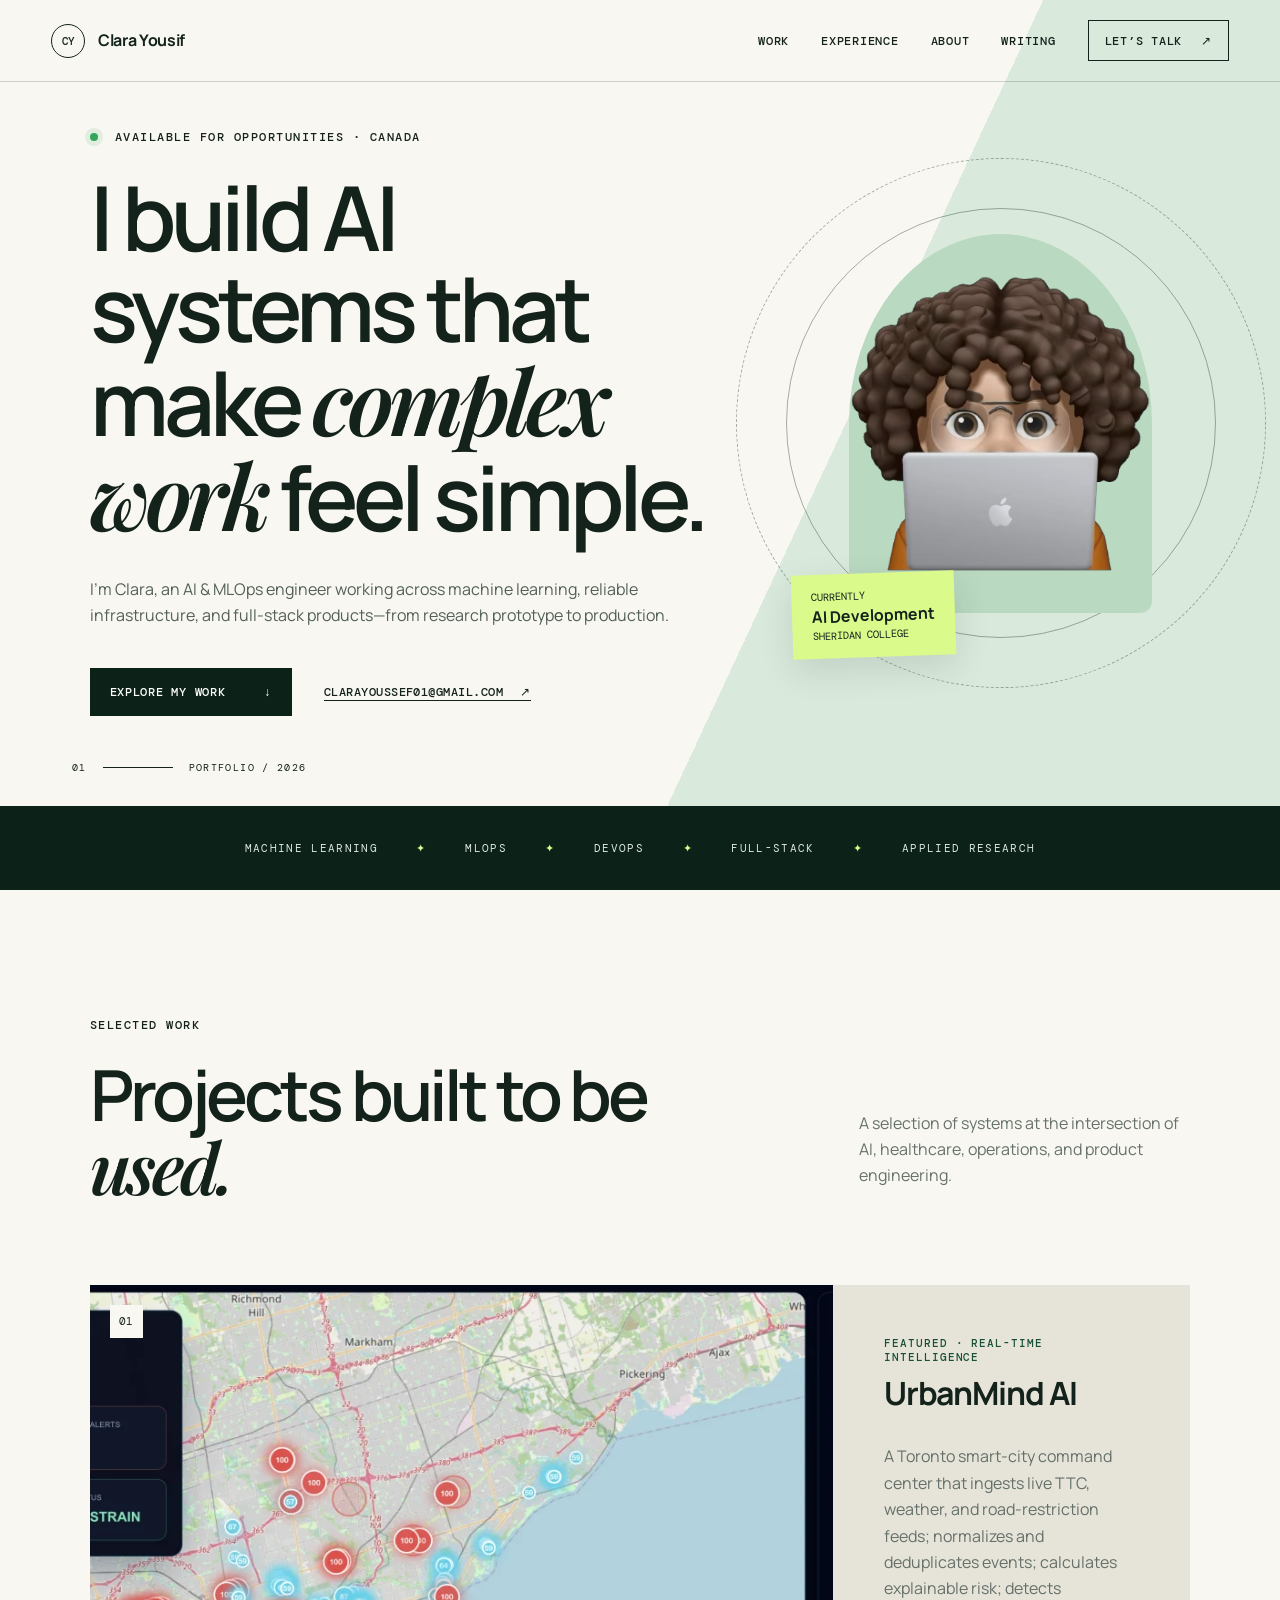
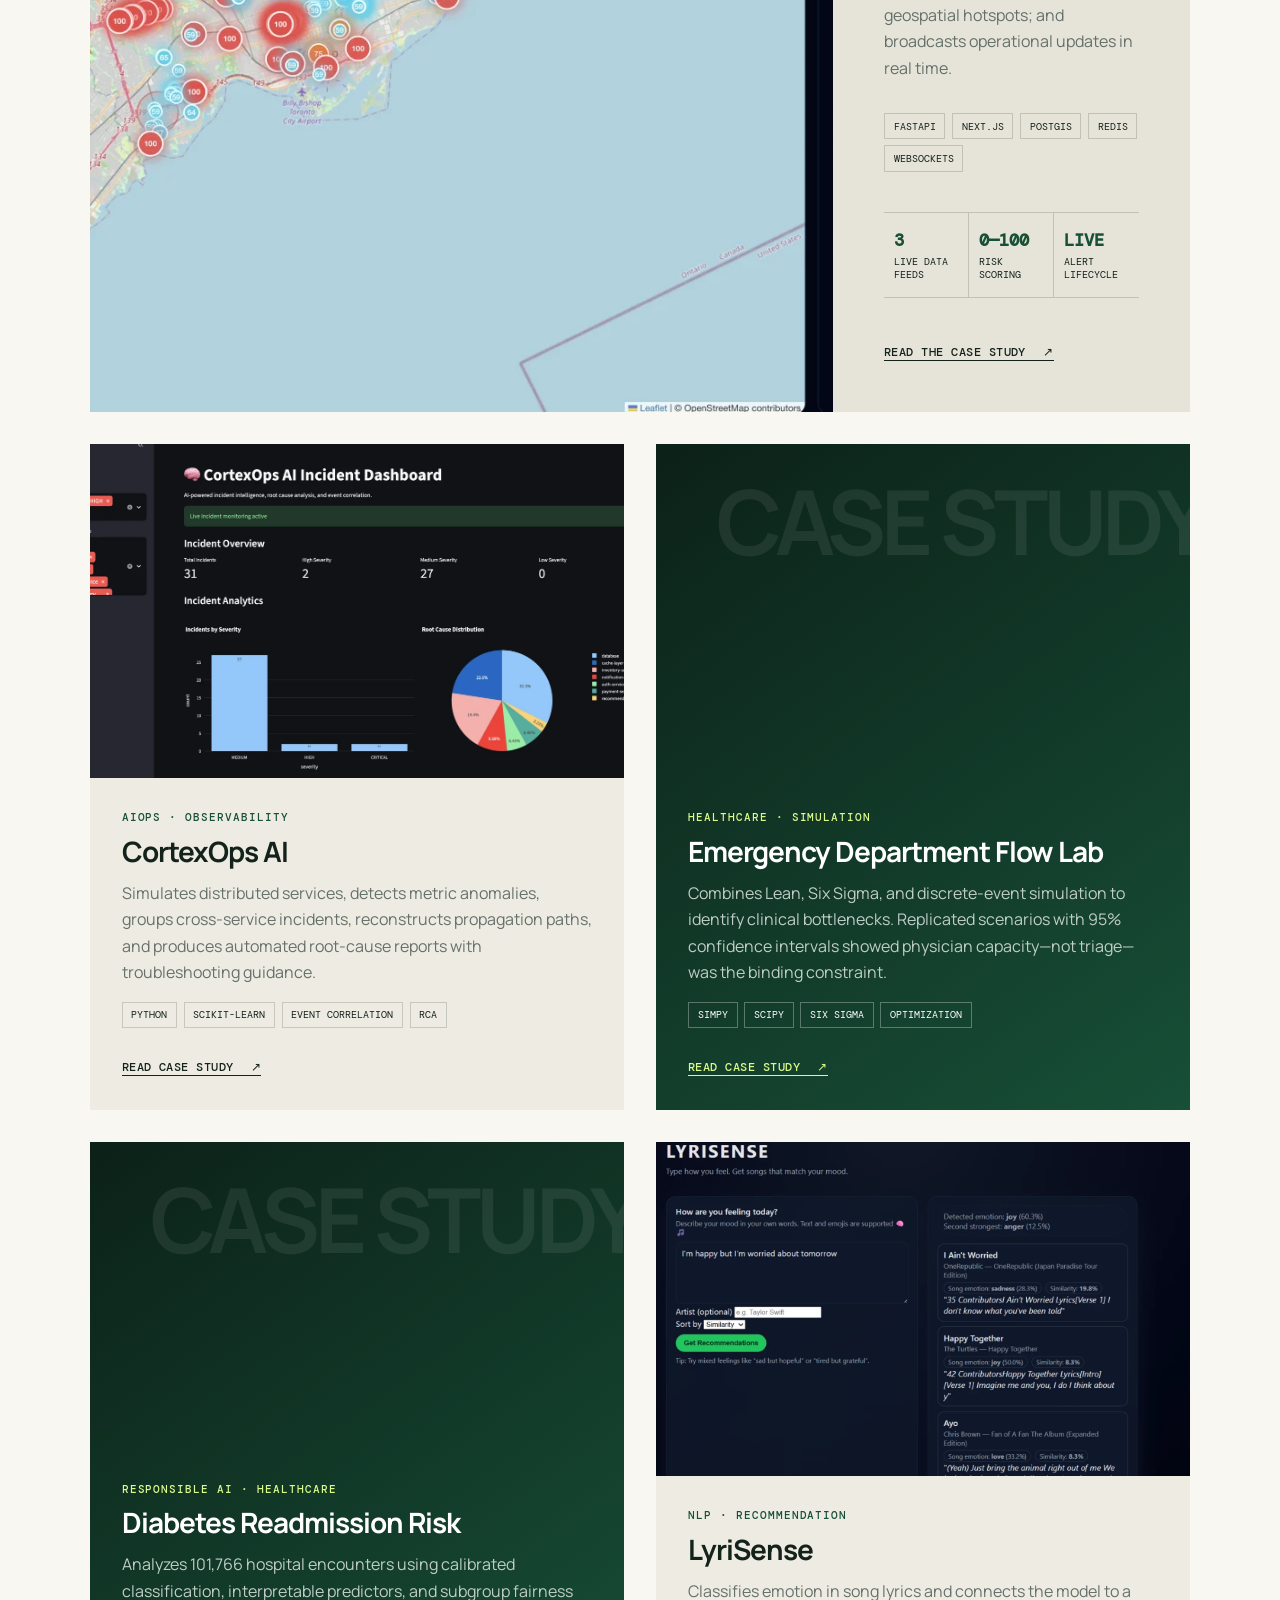
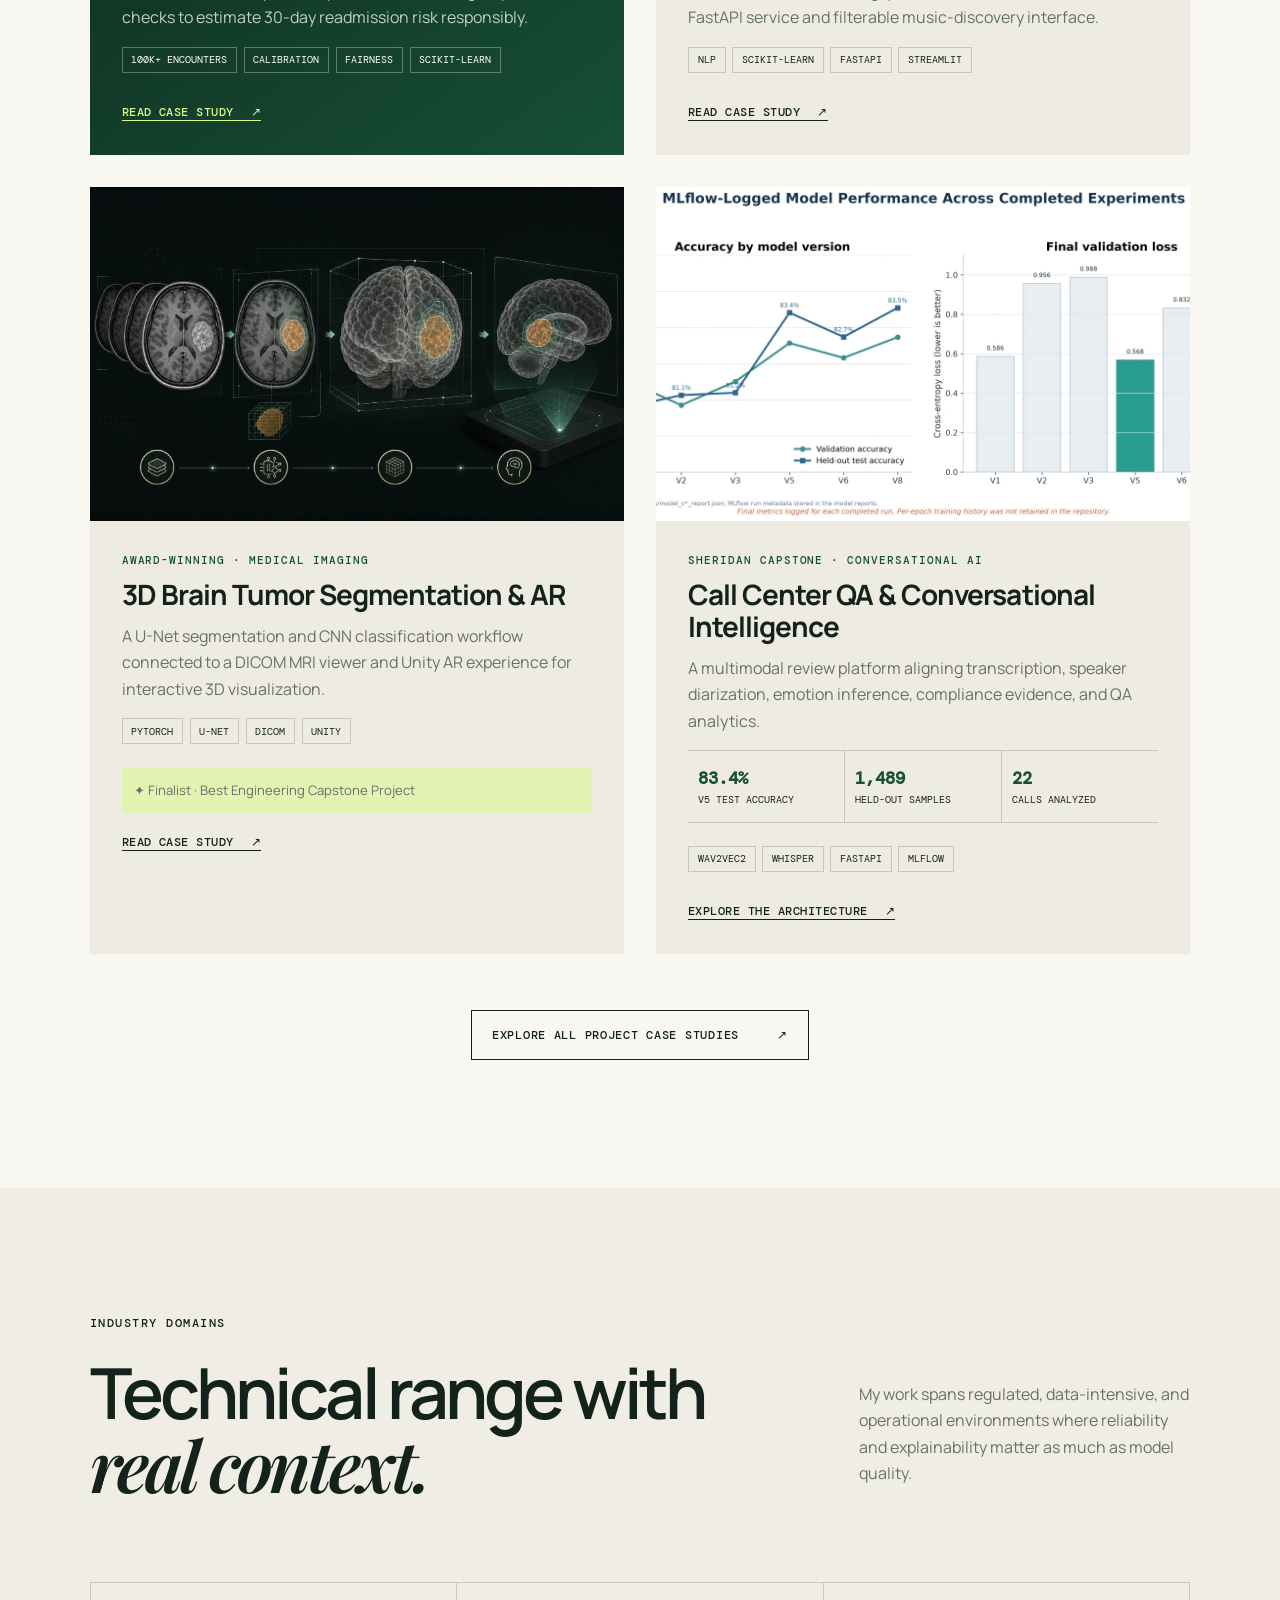
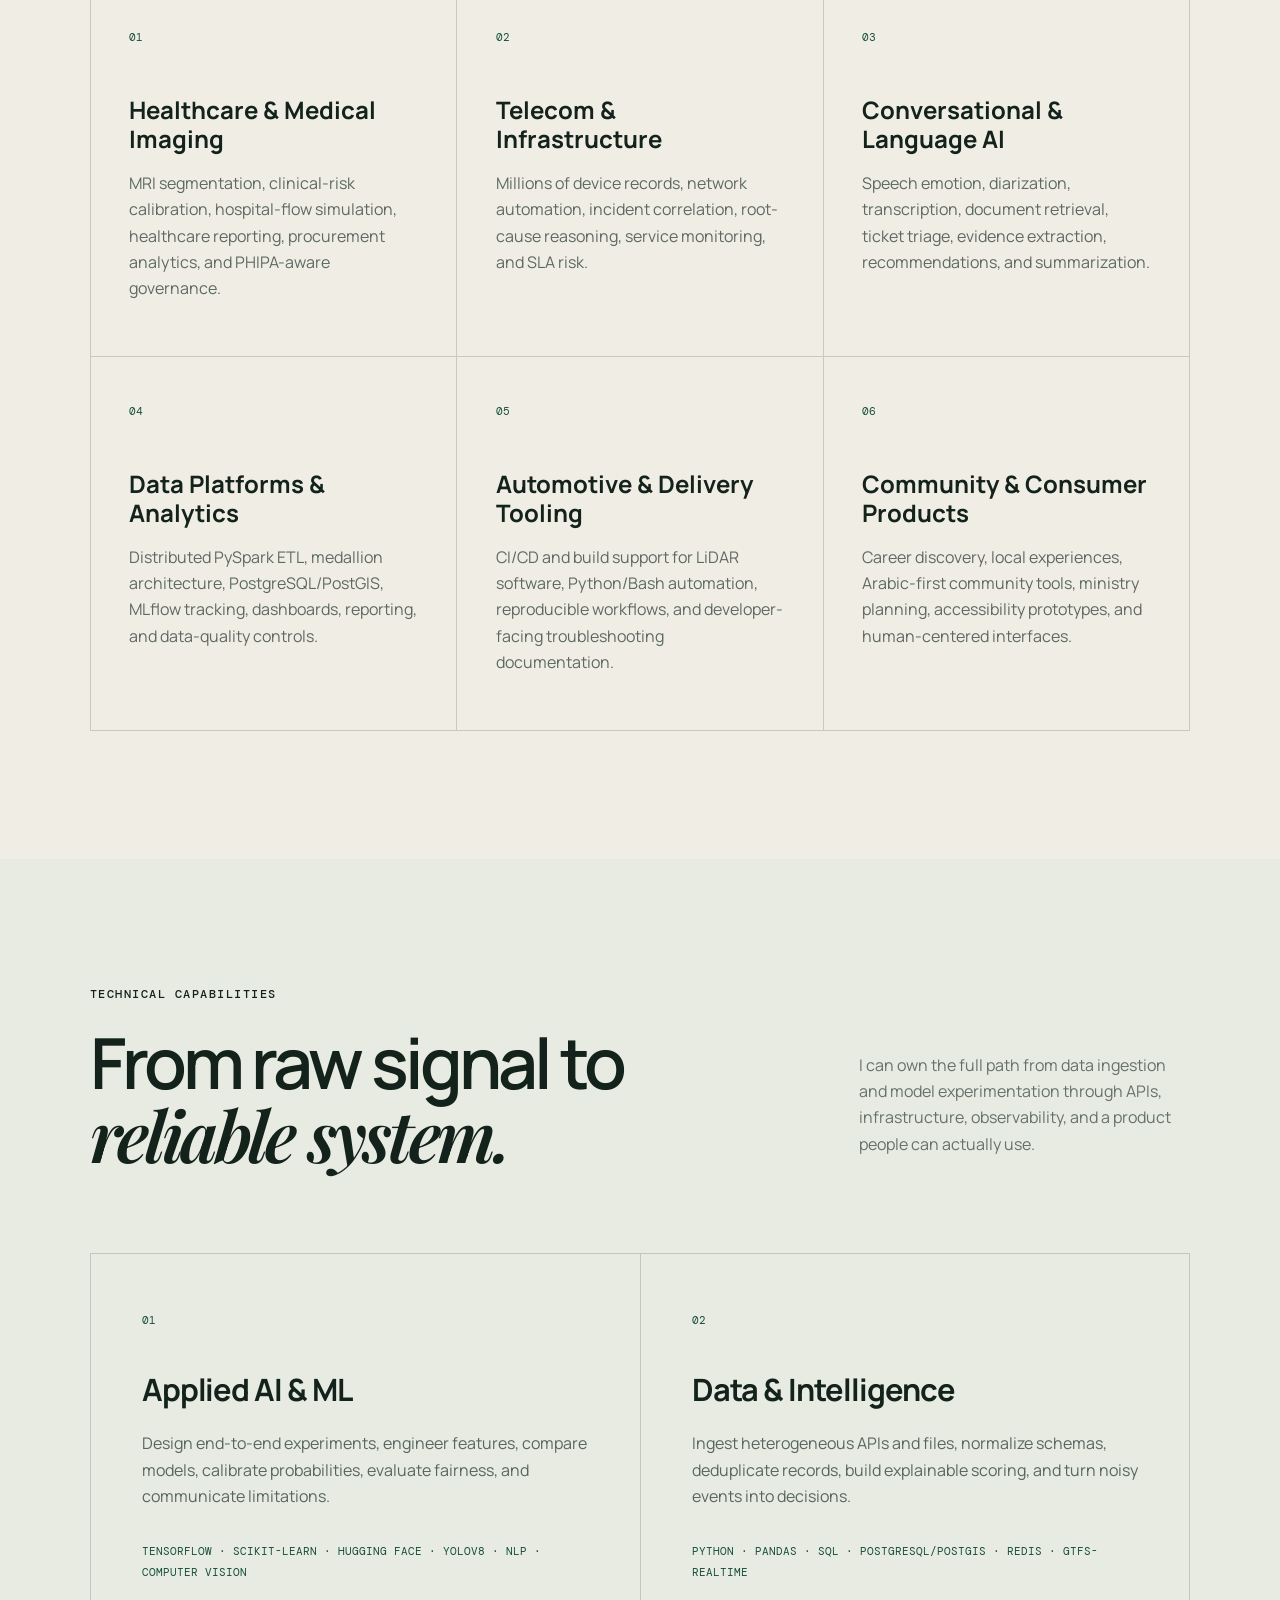
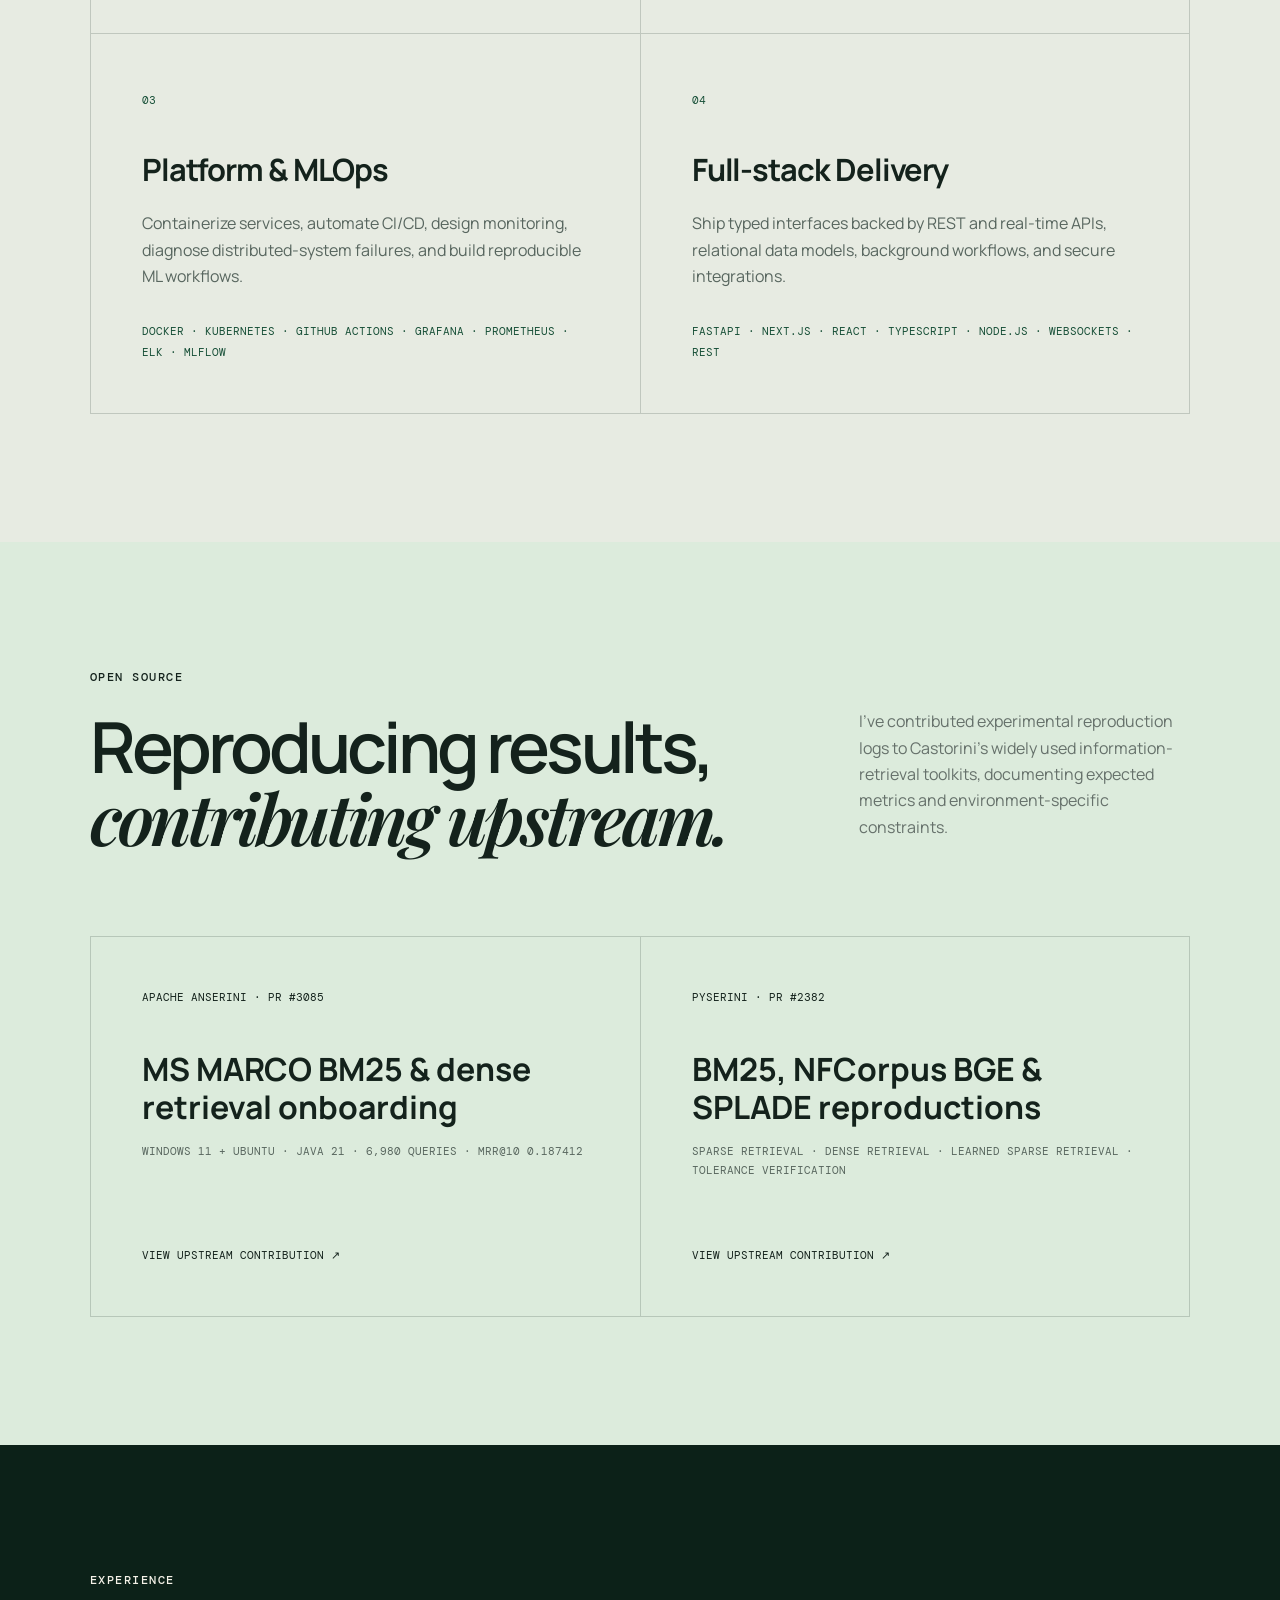
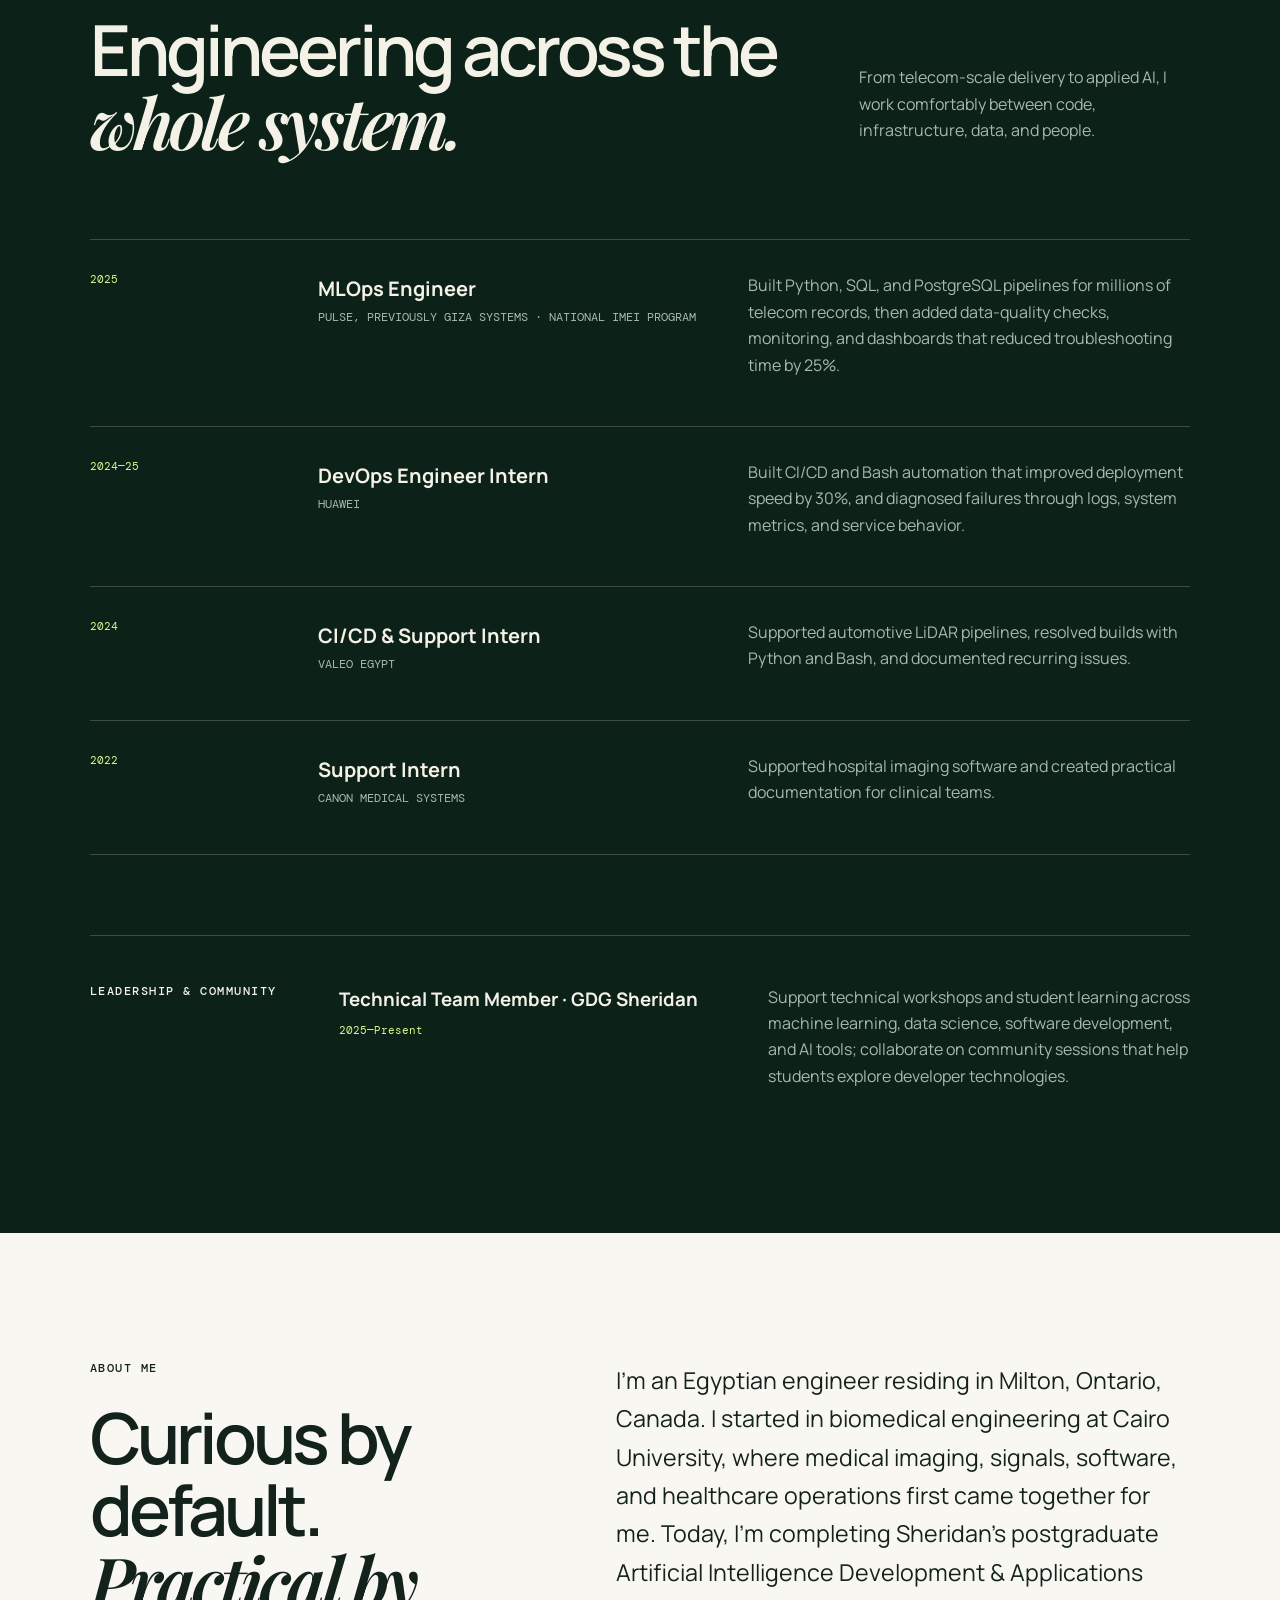
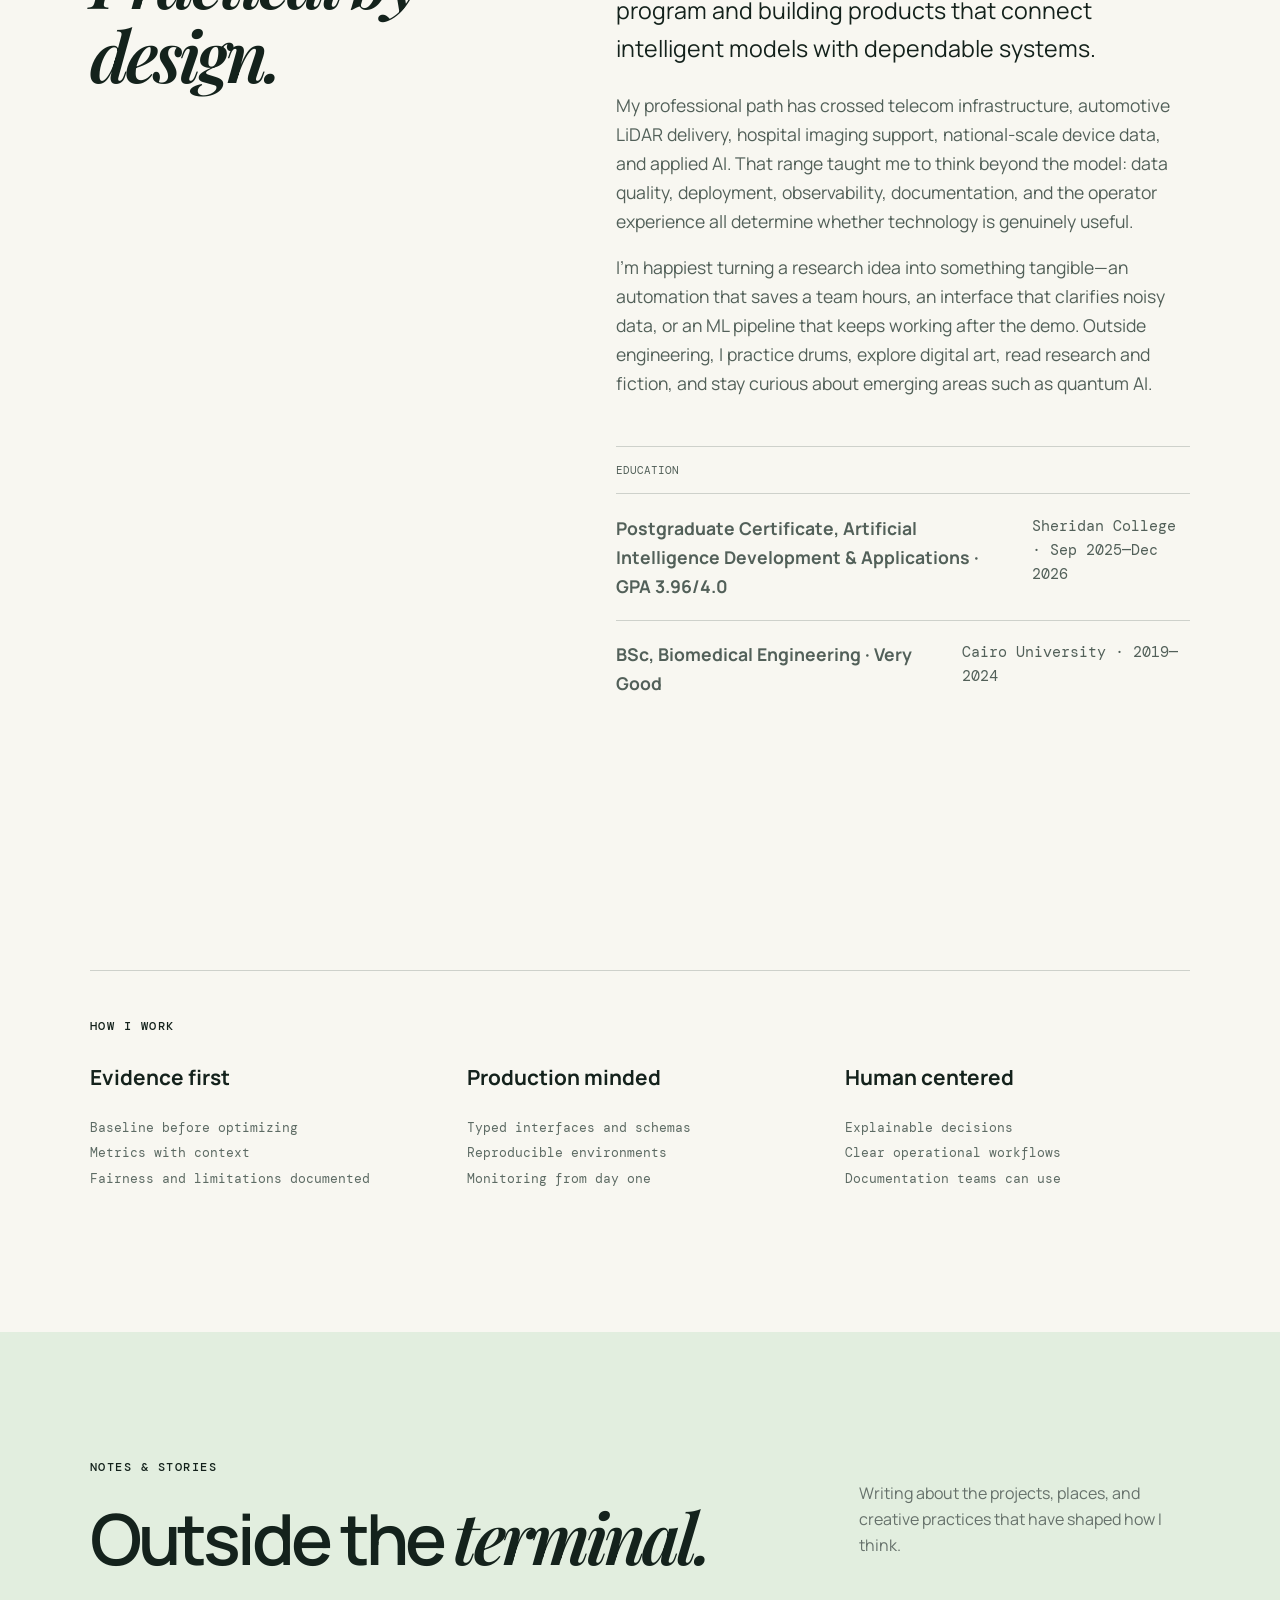
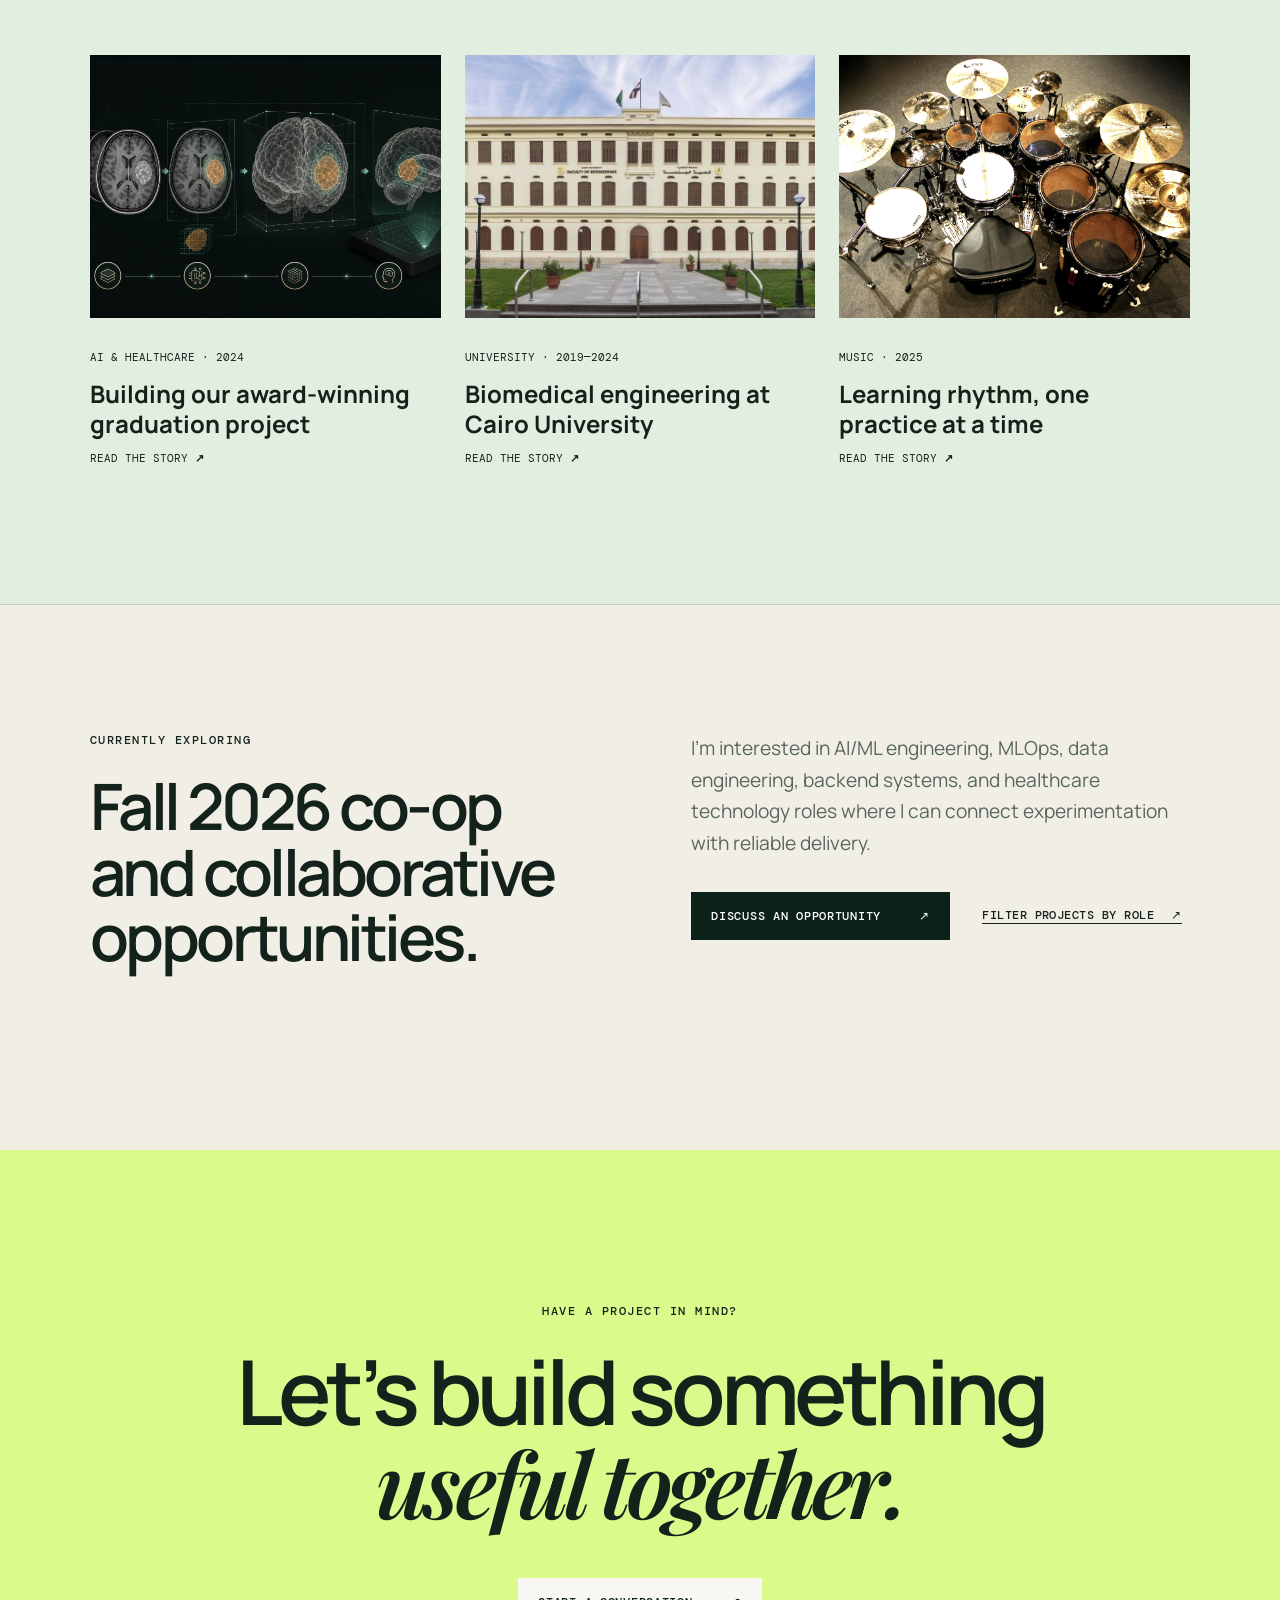
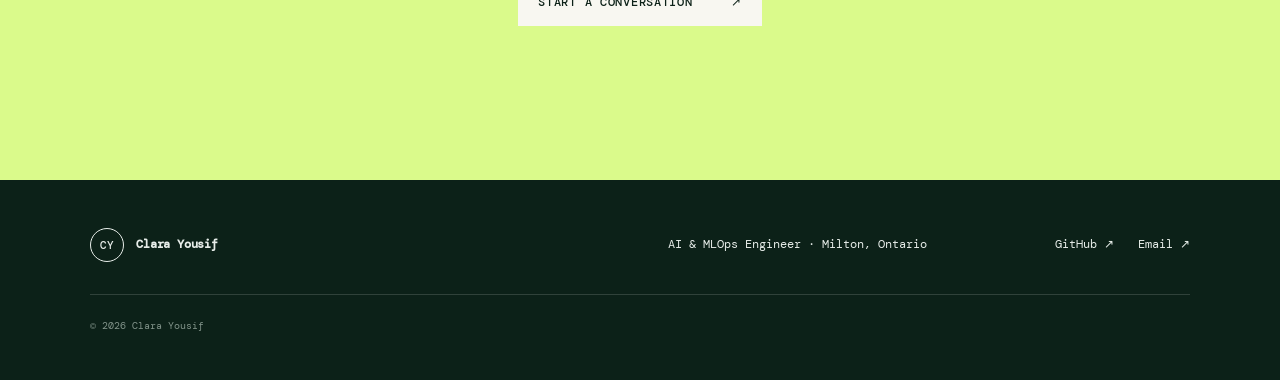
<file: index.html>
<!doctype html>
<html lang="en">
  <head>
    <meta charset="UTF-8" />
    <meta name="viewport" content="width=device-width, initial-scale=1" />
    <meta name="description" content="Clara Yousif is an AI and MLOps engineer building reliable intelligent systems, automation, and developer tools." />
    <meta name="theme-color" content="#08130f" />
    <meta property="og:title" content="Clara Yousif — AI & MLOps Engineer" />
    <meta property="og:description" content="AI systems, MLOps pipelines, automation, and thoughtful software." />
    <meta property="og:image" content="./assets/images/projects/brain-tumor-segmentation-cover.webp" />
    <title>Clara Yousif — AI & MLOps Engineer</title>
    <link rel="icon" href="./assets/images/logo.ico" />
    <link rel="preconnect" href="https://fonts.googleapis.com" />
    <link rel="preconnect" href="https://fonts.gstatic.com" crossorigin />
    <link href="https://fonts.googleapis.com/css2?family=DM+Mono:wght@400;500&family=Manrope:wght@400;500;600;700&family=Playfair+Display:ital,wght@0,600;1,600&display=swap" rel="stylesheet" />
    <link rel="stylesheet" href="./assets/css/style.css" />
    <script src="./assets/js/script.js" defer></script>
  </head>
  <body>
    <a class="skip-link" href="#main">Skip to content</a>
    <header class="site-header">
      <a class="brand" href="#top" aria-label="Clara Yousif, home"><span>CY</span> Clara Yousif</a>
      <button class="menu-toggle" type="button" aria-expanded="false" aria-controls="site-nav">Menu</button>
      <nav id="site-nav" aria-label="Main navigation">
        <a href="#work">Work</a><a href="#experience">Experience</a><a href="#about">About</a><a href="#writing">Writing</a>
        <a class="nav-cta" href="mailto:clarayoussef01@gmail.com">Let’s talk <span aria-hidden="true">↗</span></a>
      </nav>
    </header>

    <main id="main">
      <section class="hero" id="top">
        <div class="hero-copy reveal">
          <p class="eyebrow"><span class="status-dot"></span> Available for opportunities · Canada</p>
          <h1>I build AI systems that make <em>complex work</em> feel simple.</h1>
          <p class="hero-intro">I’m Clara, an AI &amp; MLOps engineer working across machine learning, reliable infrastructure, and full-stack products—from research prototype to production.</p>
          <div class="hero-actions">
            <a class="button button-primary" href="#work">Explore my work <span>↓</span></a>
            <a class="text-link" href="mailto:clarayoussef01@gmail.com">clarayoussef01@gmail.com <span>↗</span></a>
          </div>
        </div>
        <div class="hero-visual reveal" aria-label="Portrait of Clara Yousif">
          <div class="portrait-frame"><img src="./assets/images/my-avatar.png" alt="Clara Yousif" /></div>
          <div class="orbit orbit-one"></div><div class="orbit orbit-two"></div>
          <div class="code-note"><span>currently</span><strong>AI Development</strong><small>Sheridan College</small></div>
        </div>
        <div class="hero-index" aria-hidden="true">01 <span></span> PORTFOLIO / 2026</div>
      </section>

      <section class="proof-strip" aria-label="Areas of expertise">
        <span>Machine Learning</span><i>✦</i><span>MLOps</span><i>✦</i><span>DevOps</span><i>✦</i><span>Full-stack</span><i>✦</i><span>Applied Research</span>
      </section>

      <section class="section projects" id="work">
        <div class="section-heading reveal">
          <div><p class="eyebrow">Selected work</p><h2>Projects built to be <em>used.</em></h2></div>
          <p>A selection of systems at the intersection of AI, healthcare, operations, and product engineering.</p>
        </div>

        <article class="feature-card reveal">
          <a class="feature-media" href="./projects/project.html?id=urbanmind-ai" aria-label="Read the UrbanMind AI case study">
            <img src="./assets/images/projects/urbanmind-dashboard.webp" alt="UrbanMind AI command center running with Toronto alerts" />
            <span class="project-number">01</span>
          </a>
          <div class="feature-copy">
            <p class="project-type">Featured · Real-time intelligence</p>
            <h3>UrbanMind AI</h3>
            <p>A Toronto smart-city command center that ingests live TTC, weather, and road-restriction feeds; normalizes and deduplicates events; calculates explainable risk; detects geospatial hotspots; and broadcasts operational updates in real time.</p>
            <div class="tags"><span>FastAPI</span><span>Next.js</span><span>PostGIS</span><span>Redis</span><span>WebSockets</span></div>
            <div class="project-metrics"><span><strong>3</strong> live data feeds</span><span><strong>0—100</strong> risk scoring</span><span><strong>Live</strong> alert lifecycle</span></div>
            <a class="arrow-link" href="./projects/project.html?id=urbanmind-ai">Read the case study <span>↗</span></a>
          </div>
        </article>

        <div class="project-grid">
          <article class="project-card reveal">
            <a href="./projects/project.html?id=cortexops-ai"><img src="./assets/images/projects/cortexops-dashboard.webp" alt="CortexOps incident intelligence dashboard" /></a>
            <div class="project-body"><p class="project-type">AIOps · Observability</p><h3>CortexOps AI</h3><p>Simulates distributed services, detects metric anomalies, groups cross-service incidents, reconstructs propagation paths, and produces automated root-cause reports with troubleshooting guidance.</p><div class="tags"><span>Python</span><span>scikit-learn</span><span>Event correlation</span><span>RCA</span></div><a class="arrow-link" href="./projects/project.html?id=cortexops-ai">Read case study <span>↗</span></a></div>
          </article>
          <article class="project-card no-visual reveal">
            <div class="project-body"><p class="project-type">Healthcare · Simulation</p><h3>Emergency Department Flow Lab</h3><p>Combines Lean, Six Sigma, and discrete-event simulation to identify clinical bottlenecks. Replicated scenarios with 95% confidence intervals showed physician capacity—not triage—was the binding constraint.</p><div class="tags"><span>SimPy</span><span>SciPy</span><span>Six Sigma</span><span>Optimization</span></div><a class="arrow-link" href="./projects/project.html?id=ai-health-ops-lab">Read case study <span>↗</span></a></div>
          </article>
          <article class="project-card no-visual reveal">
            <div class="project-body"><p class="project-type">Responsible AI · Healthcare</p><h3>Diabetes Readmission Risk</h3><p>Analyzes 101,766 hospital encounters using calibrated classification, interpretable predictors, and subgroup fairness checks to estimate 30-day readmission risk responsibly.</p><div class="tags"><span>100K+ encounters</span><span>Calibration</span><span>Fairness</span><span>scikit-learn</span></div><a class="arrow-link" href="./projects/project.html?id=diabetes-readmission">Read case study <span>↗</span></a></div>
          </article>
          <article class="project-card reveal">
            <a href="./projects/project.html?id=lyrisense"><img src="./assets/images/projects/lyrisense-ui.webp" alt="LyriSense recommendation interface" /></a>
            <div class="project-body"><p class="project-type">NLP · Recommendation</p><h3>LyriSense</h3><p>Classifies emotion in song lyrics and connects the model to a FastAPI service and filterable music-discovery interface.</p><div class="tags"><span>NLP</span><span>scikit-learn</span><span>FastAPI</span><span>Streamlit</span></div><a class="arrow-link" href="./projects/project.html?id=lyrisense">Read case study <span>↗</span></a></div>
          </article>
          <article class="project-card reveal"><a href="./projects/project.html?id=brain-tumor-ar"><img src="./assets/images/projects/brain-tumor-segmentation-cover.webp" alt="Scientific visualization of MRI tumor segmentation and 3D reconstruction" /></a><div class="project-body"><p class="project-type">Award-winning · Medical Imaging</p><h3>3D Brain Tumor Segmentation &amp; AR</h3><p>A U-Net segmentation and CNN classification workflow connected to a DICOM MRI viewer and Unity AR experience for interactive 3D visualization.</p><div class="tags"><span>PyTorch</span><span>U-Net</span><span>DICOM</span><span>Unity</span></div><p class="award">✦ Finalist · Best Engineering Capstone Project</p><a class="arrow-link" href="./projects/project.html?id=brain-tumor-ar">Read case study <span>↗</span></a></div></article>
          <article class="project-card reveal"><a href="./projects/project.html?id=ai-ml-capstone"><img src="./assets/images/projects/capstone-mlflow.webp" alt="MLflow model comparison for the Sheridan conversational-intelligence capstone" /></a><div class="project-body"><p class="project-type">Sheridan capstone · Conversational AI</p><h3>Call Center QA &amp; Conversational Intelligence</h3><p>A multimodal review platform aligning transcription, speaker diarization, emotion inference, compliance evidence, and QA analytics.</p><div class="project-metrics"><span><strong>83.4%</strong>V5 test accuracy</span><span><strong>1,489</strong>held-out samples</span><span><strong>22</strong>calls analyzed</span></div><div class="tags"><span>Wav2Vec2</span><span>Whisper</span><span>FastAPI</span><span>MLflow</span></div><a class="arrow-link" href="./projects/project.html?id=ai-ml-capstone">Explore the architecture <span>↗</span></a></div></article>
        </div>
        <div class="center"><a class="button button-outline" href="./projects/">Explore all project case studies <span>↗</span></a></div>
      </section>

      <section class="section domains" id="domains">
        <div class="section-heading reveal"><div><p class="eyebrow">Industry domains</p><h2>Technical range with <em>real context.</em></h2></div><p>My work spans regulated, data-intensive, and operational environments where reliability and explainability matter as much as model quality.</p></div>
        <div class="domain-grid">
          <article class="domain-card reveal"><span>01</span><h3>Healthcare &amp; Medical Imaging</h3><p>MRI segmentation, clinical-risk calibration, hospital-flow simulation, healthcare reporting, procurement analytics, and PHIPA-aware governance.</p></article>
          <article class="domain-card reveal"><span>02</span><h3>Telecom &amp; Infrastructure</h3><p>Millions of device records, network automation, incident correlation, root-cause reasoning, service monitoring, and SLA risk.</p></article>
          <article class="domain-card reveal"><span>03</span><h3>Conversational &amp; Language AI</h3><p>Speech emotion, diarization, transcription, document retrieval, ticket triage, evidence extraction, recommendations, and summarization.</p></article>
          <article class="domain-card reveal"><span>04</span><h3>Data Platforms &amp; Analytics</h3><p>Distributed PySpark ETL, medallion architecture, PostgreSQL/PostGIS, MLflow tracking, dashboards, reporting, and data-quality controls.</p></article>
          <article class="domain-card reveal"><span>05</span><h3>Automotive &amp; Delivery Tooling</h3><p>CI/CD and build support for LiDAR software, Python/Bash automation, reproducible workflows, and developer-facing troubleshooting documentation.</p></article>
          <article class="domain-card reveal"><span>06</span><h3>Community &amp; Consumer Products</h3><p>Career discovery, local experiences, Arabic-first community tools, ministry planning, accessibility prototypes, and human-centered interfaces.</p></article>
        </div>
      </section>

      <section class="section capabilities" id="capabilities">
        <div class="section-heading reveal"><div><p class="eyebrow">Technical capabilities</p><h2>From raw signal to <em>reliable system.</em></h2></div><p>I can own the full path from data ingestion and model experimentation through APIs, infrastructure, observability, and a product people can actually use.</p></div>
        <div class="capability-grid">
          <article class="capability-card reveal"><span>01</span><h3>Applied AI &amp; ML</h3><p>Design end-to-end experiments, engineer features, compare models, calibrate probabilities, evaluate fairness, and communicate limitations.</p><small>TensorFlow · scikit-learn · Hugging Face · YOLOv8 · NLP · Computer Vision</small></article>
          <article class="capability-card reveal"><span>02</span><h3>Data &amp; Intelligence</h3><p>Ingest heterogeneous APIs and files, normalize schemas, deduplicate records, build explainable scoring, and turn noisy events into decisions.</p><small>Python · Pandas · SQL · PostgreSQL/PostGIS · Redis · GTFS-Realtime</small></article>
          <article class="capability-card reveal"><span>03</span><h3>Platform &amp; MLOps</h3><p>Containerize services, automate CI/CD, design monitoring, diagnose distributed-system failures, and build reproducible ML workflows.</p><small>Docker · Kubernetes · GitHub Actions · Grafana · Prometheus · ELK · MLflow</small></article>
          <article class="capability-card reveal"><span>04</span><h3>Full-stack Delivery</h3><p>Ship typed interfaces backed by REST and real-time APIs, relational data models, background workflows, and secure integrations.</p><small>FastAPI · Next.js · React · TypeScript · Node.js · WebSockets · REST</small></article>
        </div>
      </section>

      <section class="section open-source">
        <div class="section-heading reveal"><div><p class="eyebrow">Open source</p><h2>Reproducing results,<br><em>contributing upstream.</em></h2></div><p>I’ve contributed experimental reproduction logs to Castorini’s widely used information-retrieval toolkits, documenting expected metrics and environment-specific constraints.</p></div>
        <div class="oss-grid">
          <a class="oss-card reveal" href="https://github.com/castorini/anserini/pull/3085" target="_blank" rel="noreferrer"><p>Apache Anserini · PR #3085</p><h3>MS MARCO BM25 &amp; dense retrieval onboarding</h3><span>Windows 11 + Ubuntu · Java 21 · 6,980 queries · MRR@10 0.187412</span><b>View upstream contribution ↗</b></a>
          <a class="oss-card reveal" href="https://github.com/castorini/pyserini/pull/2382" target="_blank" rel="noreferrer"><p>Pyserini · PR #2382</p><h3>BM25, NFCorpus BGE &amp; SPLADE reproductions</h3><span>Sparse retrieval · dense retrieval · learned sparse retrieval · tolerance verification</span><b>View upstream contribution ↗</b></a>
        </div>
      </section>

      <section class="section experience" id="experience">
        <div class="section-heading reveal"><div><p class="eyebrow">Experience</p><h2>Engineering across the <em>whole system.</em></h2></div><p>From telecom-scale delivery to applied AI, I work comfortably between code, infrastructure, data, and people.</p></div>
        <div class="timeline">
          <article class="timeline-row reveal"><time>2025</time><div><h3>MLOps Engineer</h3><p>PULSE, previously Giza Systems · National IMEI program</p></div><p>Built Python, SQL, and PostgreSQL pipelines for millions of telecom records, then added data-quality checks, monitoring, and dashboards that reduced troubleshooting time by 25%.</p></article>
          <article class="timeline-row reveal"><time>2024—25</time><div><h3>DevOps Engineer Intern</h3><p>Huawei</p></div><p>Built CI/CD and Bash automation that improved deployment speed by 30%, and diagnosed failures through logs, system metrics, and service behavior.</p></article>
          <article class="timeline-row reveal"><time>2024</time><div><h3>CI/CD &amp; Support Intern</h3><p>Valeo Egypt</p></div><p>Supported automotive LiDAR pipelines, resolved builds with Python and Bash, and documented recurring issues.</p></article>
          <article class="timeline-row reveal"><time>2022</time><div><h3>Support Intern</h3><p>Canon Medical Systems</p></div><p>Supported hospital imaging software and created practical documentation for clinical teams.</p></article>
        </div>
        <div class="volunteer reveal"><p class="eyebrow">Leadership &amp; community</p><div><h3>Technical Team Member · GDG Sheridan</h3><time>2025—Present</time></div><p>Support technical workshops and student learning across machine learning, data science, software development, and AI tools; collaborate on community sessions that help students explore developer technologies.</p></div>
      </section>

      <section class="section about" id="about">
        <div class="about-lead reveal"><p class="eyebrow">About me</p><h2>Curious by default.<br /><em>Practical by design.</em></h2></div>
        <div class="about-copy reveal"><p>I’m an Egyptian engineer residing in Milton, Ontario, Canada. I started in biomedical engineering at Cairo University, where medical imaging, signals, software, and healthcare operations first came together for me. Today, I’m completing Sheridan’s postgraduate Artificial Intelligence Development &amp; Applications program and building products that connect intelligent models with dependable systems.</p><p>My professional path has crossed telecom infrastructure, automotive LiDAR delivery, hospital imaging support, national-scale device data, and applied AI. That range taught me to think beyond the model: data quality, deployment, observability, documentation, and the operator experience all determine whether technology is genuinely useful.</p><p>I’m happiest turning a research idea into something tangible—an automation that saves a team hours, an interface that clarifies noisy data, or an ML pipeline that keeps working after the demo. Outside engineering, I practice drums, explore digital art, read research and fiction, and stay curious about emerging areas such as quantum AI.</p><div class="education"><span>Education</span><div><strong>Postgraduate Certificate, Artificial Intelligence Development &amp; Applications · GPA 3.96/4.0</strong><small>Sheridan College · Sep 2025—Dec 2026</small></div><div><strong>BSc, Biomedical Engineering · Very Good</strong><small>Cairo University · 2019—2024</small></div></div></div>
        <div class="skills reveal"><p class="eyebrow">How I work</p><div class="skill-columns"><div><h3>Evidence first</h3><p>Baseline before optimizing<br />Metrics with context<br />Fairness and limitations documented</p></div><div><h3>Production minded</h3><p>Typed interfaces and schemas<br />Reproducible environments<br />Monitoring from day one</p></div><div><h3>Human centered</h3><p>Explainable decisions<br />Clear operational workflows<br />Documentation teams can use</p></div></div></div>
      </section>

      <section class="section writing" id="writing">
        <div class="section-heading reveal"><div><p class="eyebrow">Notes &amp; stories</p><h2>Outside the <em>terminal.</em></h2></div><p>Writing about the projects, places, and creative practices that have shaped how I think.</p></div>
        <div class="story-grid">
          <a class="story reveal" href="./blogs/blog_graduation.html"><img src="./assets/images/projects/brain-tumor-segmentation-cover.webp" alt="MRI tumor segmentation and 3D reconstruction visualization" /><span>AI &amp; healthcare · 2024</span><h3>Building our award-winning graduation project</h3><p>Read the story <b>↗</b></p></a>
          <a class="story reveal" href="./blogs/blog_university.html"><img src="./assets/images/cairo_unviersity.jpg" alt="Cairo University" /><span>University · 2019—2024</span><h3>Biomedical engineering at Cairo University</h3><p>Read the story <b>↗</b></p></a>
          <a class="story reveal" href="./blogs/blog_drums.html"><img src="./assets/images/drums_cover.jpg" alt="Drum set" /><span>Music · 2025</span><h3>Learning rhythm, one practice at a time</h3><p>Read the story <b>↗</b></p></a>
        </div>
      </section>

      <section class="availability section reveal" aria-labelledby="availability-title">
        <div><p class="eyebrow">Currently exploring</p><h2 id="availability-title">Fall 2026 co-op and collaborative opportunities.</h2></div>
        <div><p>I’m interested in AI/ML engineering, MLOps, data engineering, backend systems, and healthcare technology roles where I can connect experimentation with reliable delivery.</p><div class="availability-links"><a class="button button-primary" href="mailto:clarayoussef01@gmail.com?subject=Portfolio%20opportunity">Discuss an opportunity <span>↗</span></a><a class="text-link" href="./projects/">Filter projects by role <span>↗</span></a></div></div>
      </section>

      <section class="contact-section reveal">
        <p class="eyebrow">Have a project in mind?</p><h2>Let’s build something<br /><em>useful together.</em></h2>
        <a class="button button-light" href="mailto:clarayoussef01@gmail.com">Start a conversation <span>↗</span></a>
      </section>
    </main>

    <footer><a class="brand" href="#top"><span>CY</span> Clara Yousif</a><p>AI &amp; MLOps Engineer · Milton, Ontario</p><div><a href="https://github.com/claraashraf24" target="_blank" rel="noreferrer">GitHub ↗</a><a href="mailto:clarayoussef01@gmail.com">Email ↗</a></div><small>© <span id="year"></span> Clara Yousif</small></footer>
  </body>
</html>
</file>
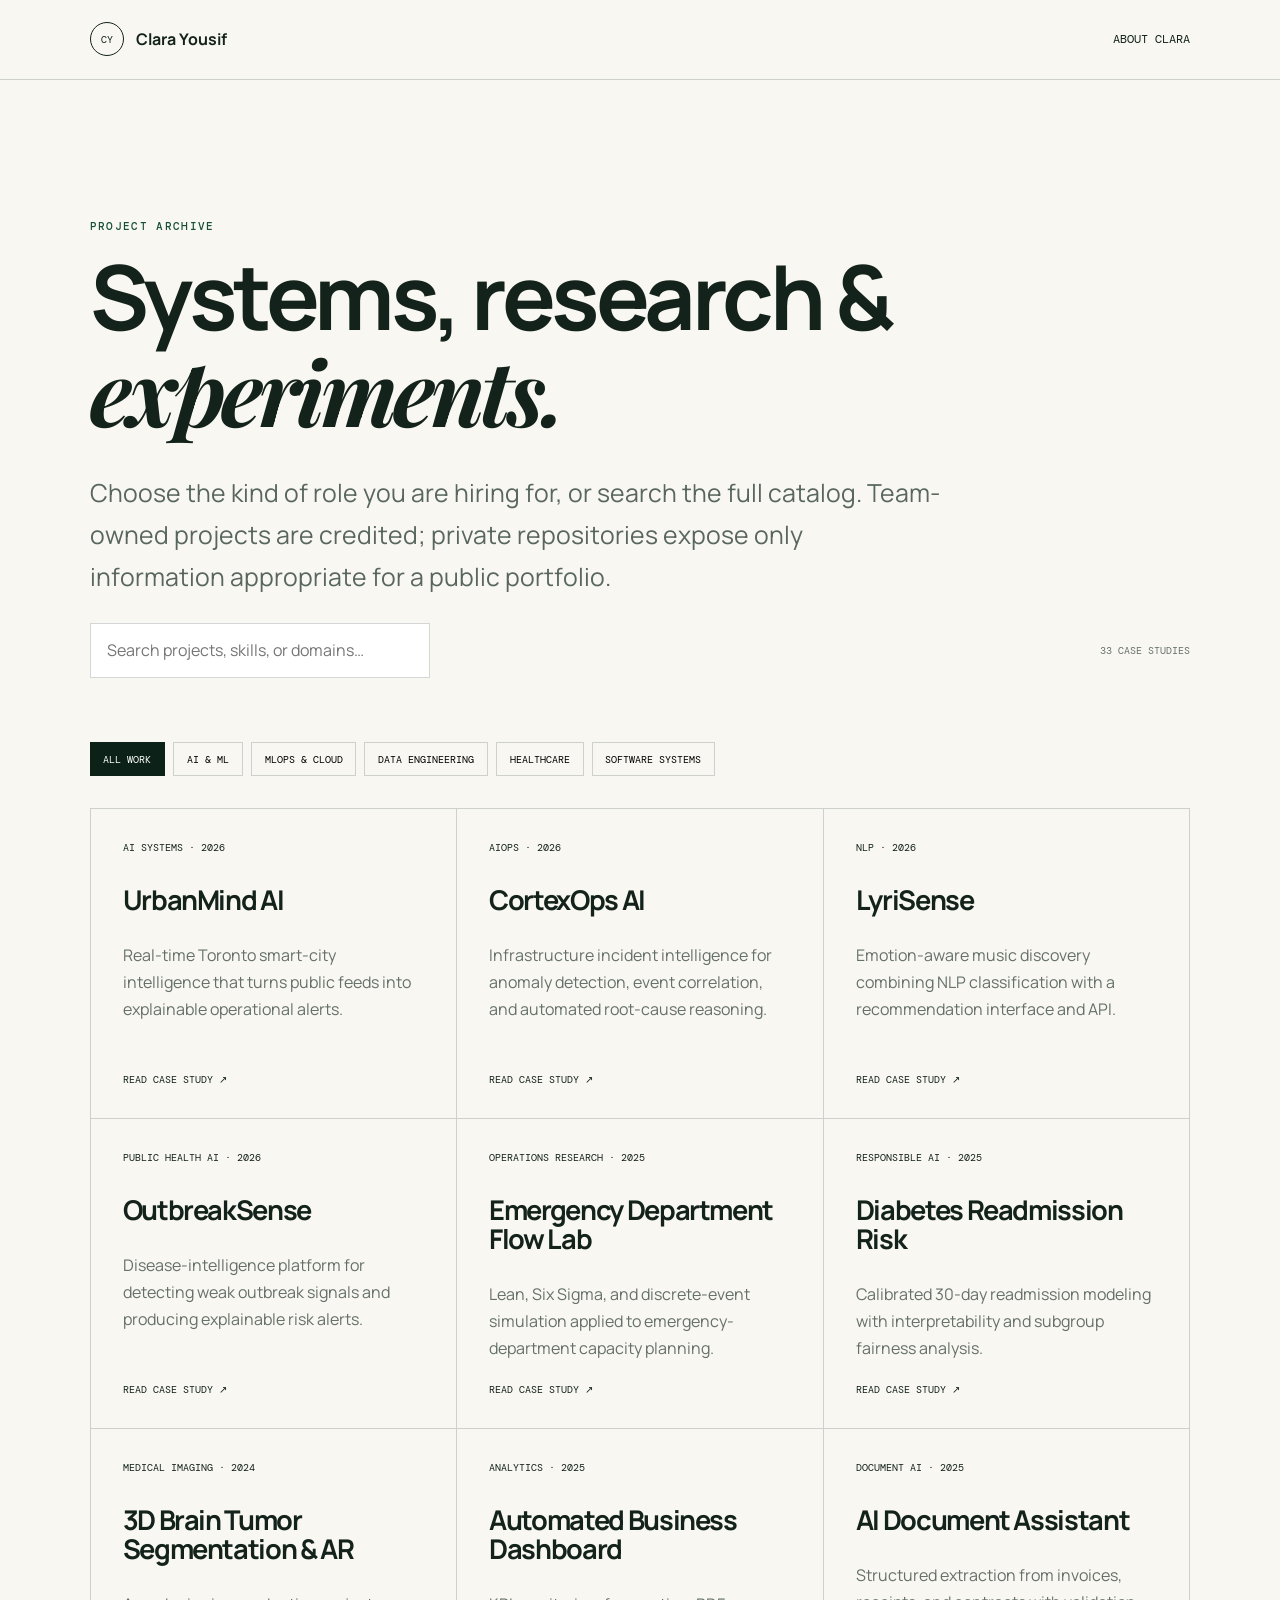
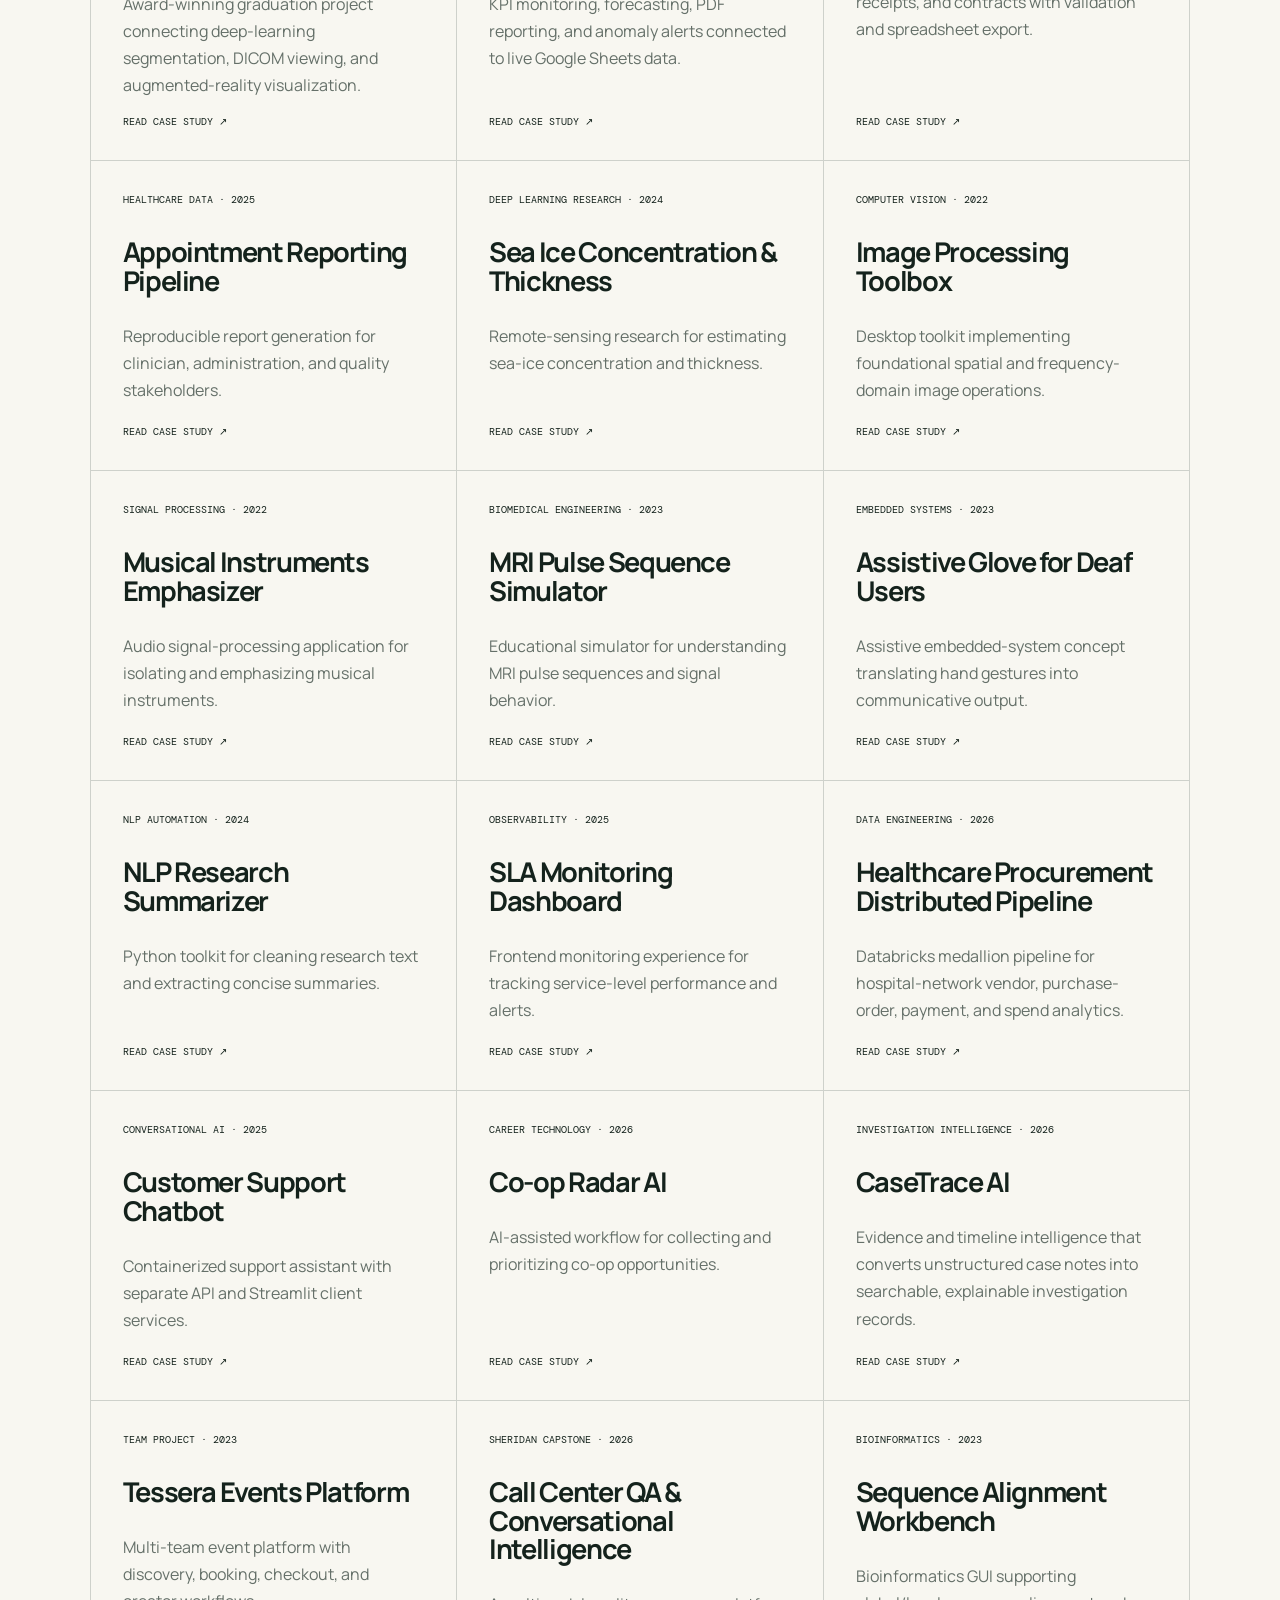
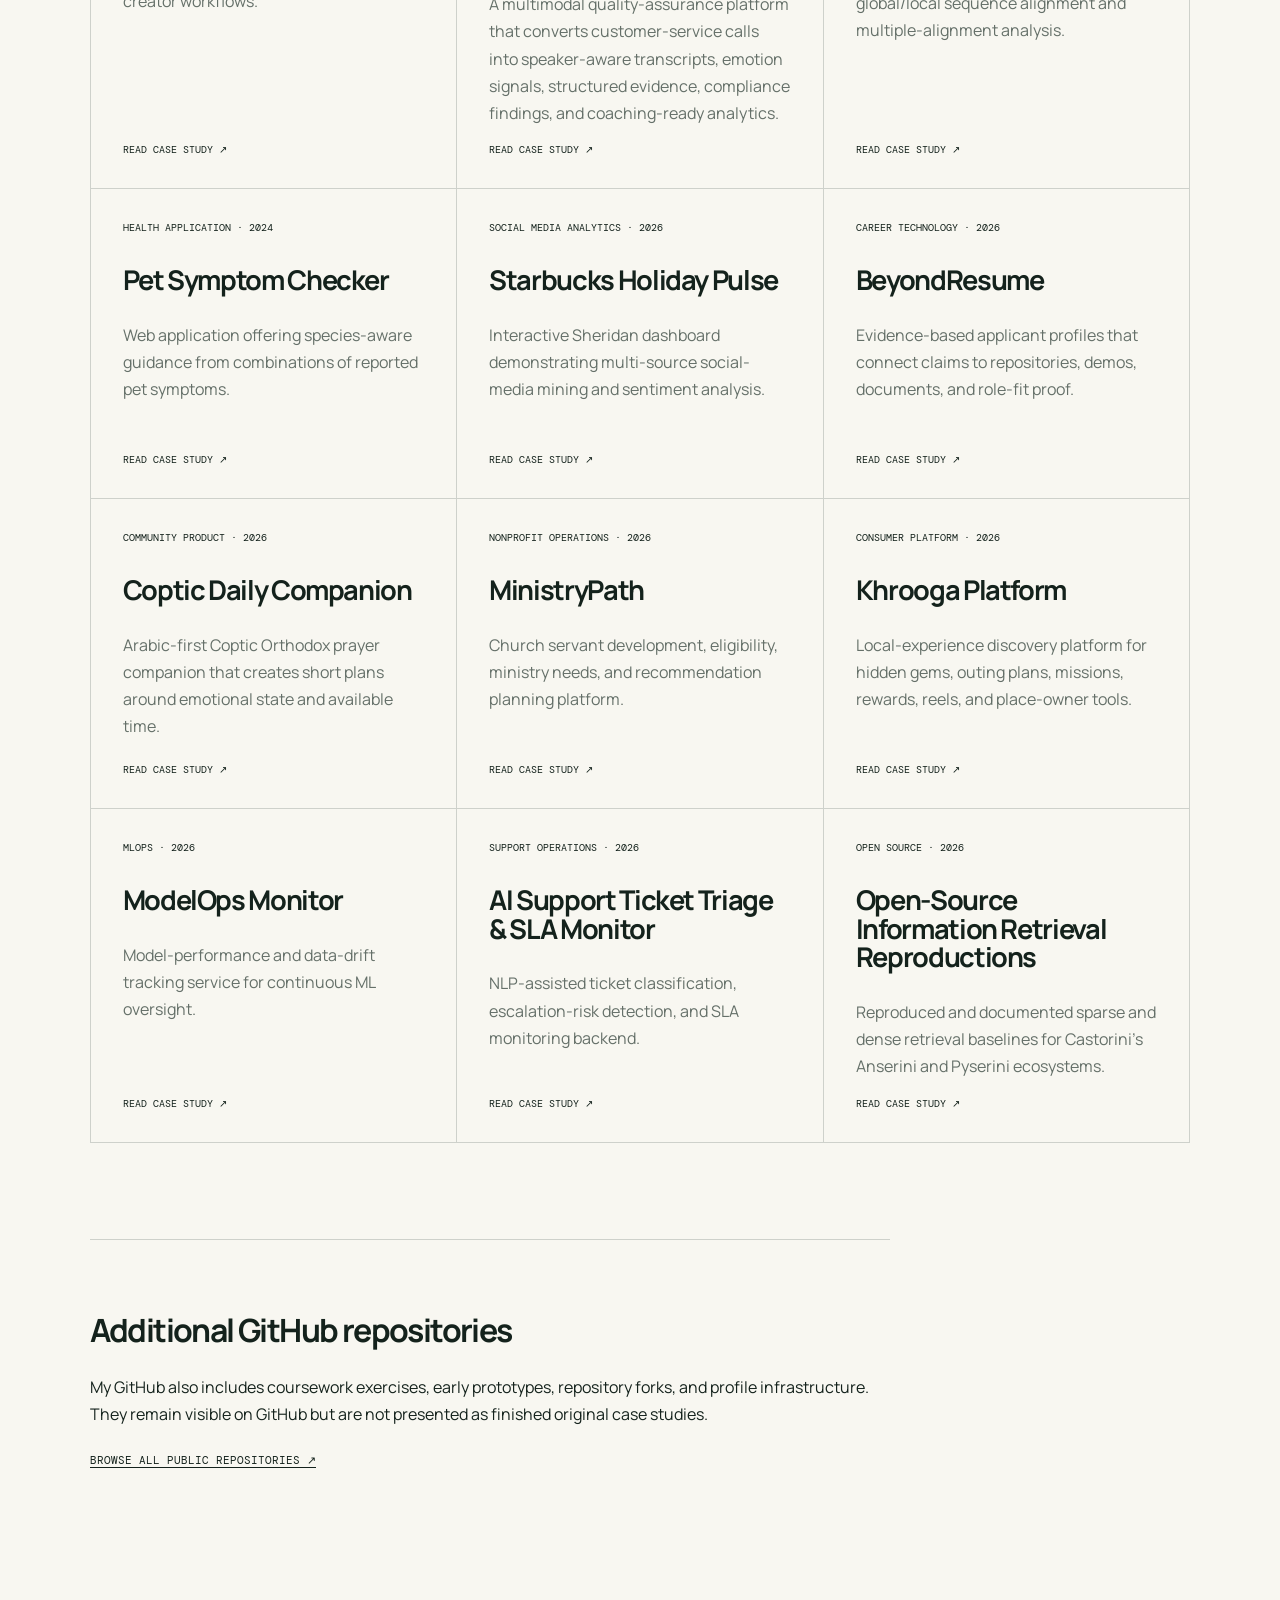
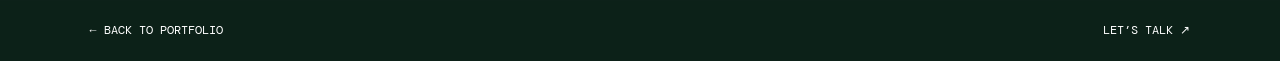
<file: projects/index.html>
<!doctype html>
<html lang="en">
  <head>
    <meta charset="UTF-8" />
    <meta name="viewport" content="width=device-width,initial-scale=1" />
    <meta name="theme-color" content="#08130f" />
    <meta name="description" content="Explore Clara Yousif's AI, MLOps, data engineering, healthcare, and software project case studies." />
    <title>Projects — Clara Yousif</title>
    <link rel="preconnect" href="https://fonts.googleapis.com" />
    <link rel="preconnect" href="https://fonts.gstatic.com" crossorigin />
    <link href="https://fonts.googleapis.com/css2?family=DM+Mono:wght@400;500&family=Manrope:wght@400;500;600;700&family=Playfair+Display:ital,wght@0,600;1,600&display=swap" rel="stylesheet" />
    <link rel="stylesheet" href="../assets/css/project.css" />
    <link rel="stylesheet" href="../assets/css/case-study-enhancements.css" />
    <script src="../assets/js/projects-data.js" defer></script>
    <script src="../assets/js/projects-index.js" defer></script>
  </head>
  <body>
    <header><a class="brand" href="../index.html"><span>CY</span> Clara Yousif</a><a href="../index.html#about">About Clara</a></header>
    <main class="archive">
      <p class="eyebrow">Project archive</p>
      <h1>Systems, research &amp;<br /><em>experiments.</em></h1>
      <p class="intro">Choose the kind of role you are hiring for, or search the full catalog. Team-owned projects are credited; private repositories expose only information appropriate for a public portfolio.</p>
      <div class="project-tools"><input class="project-search" id="project-search" type="search" placeholder="Search projects, skills, or domains…" aria-label="Search projects" /><span class="result-count" id="result-count"></span></div>
      <div class="filters" id="filters" aria-label="Recruiter lens filters"></div>
      <div class="archive-grid" id="projects"></div>
      <section class="repo-note"><h2>Additional GitHub repositories</h2><p>My GitHub also includes coursework exercises, early prototypes, repository forks, and profile infrastructure. They remain visible on GitHub but are not presented as finished original case studies.</p><a href="https://github.com/claraashraf24?tab=repositories" target="_blank" rel="noreferrer">Browse all public repositories ↗</a></section>
    </main>
    <footer><a href="../index.html">← Back to portfolio</a><a href="mailto:clarayoussef01@gmail.com">Let’s talk ↗</a></footer>
  </body>
</html>
</file>
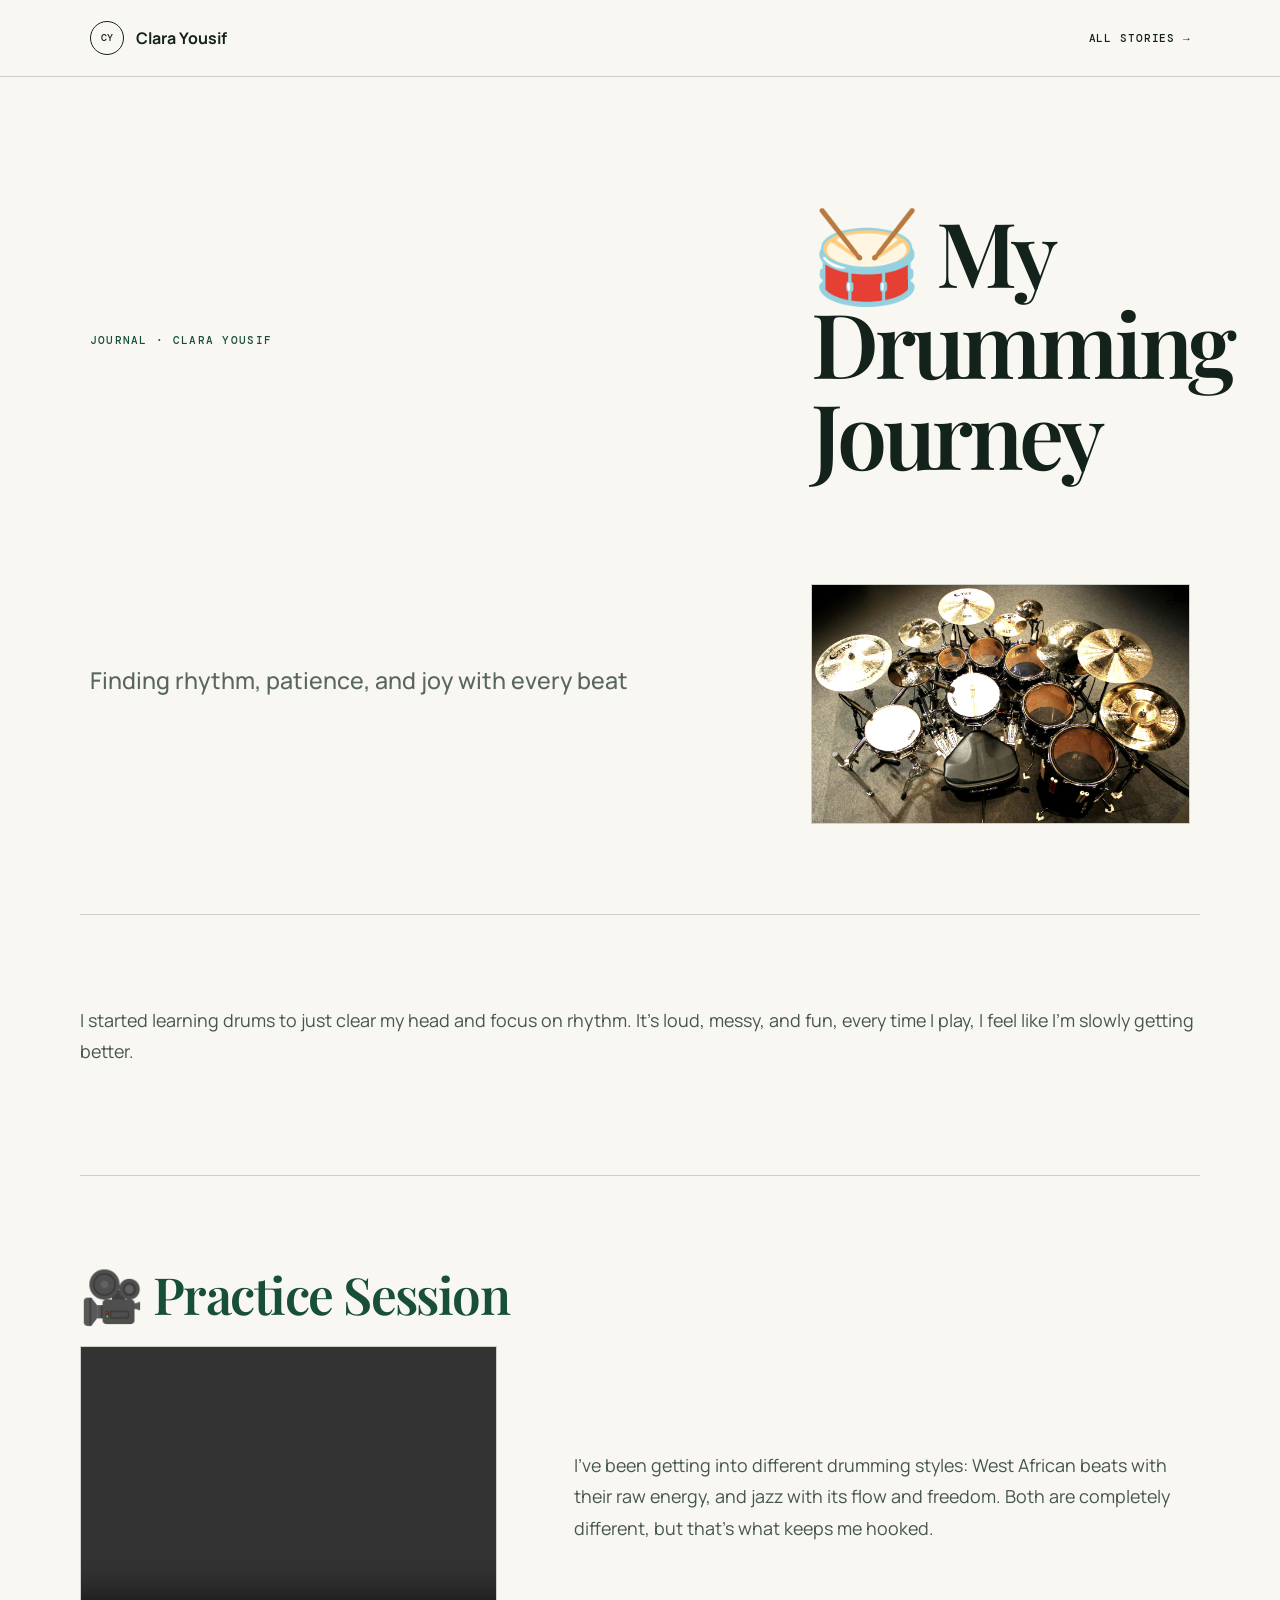
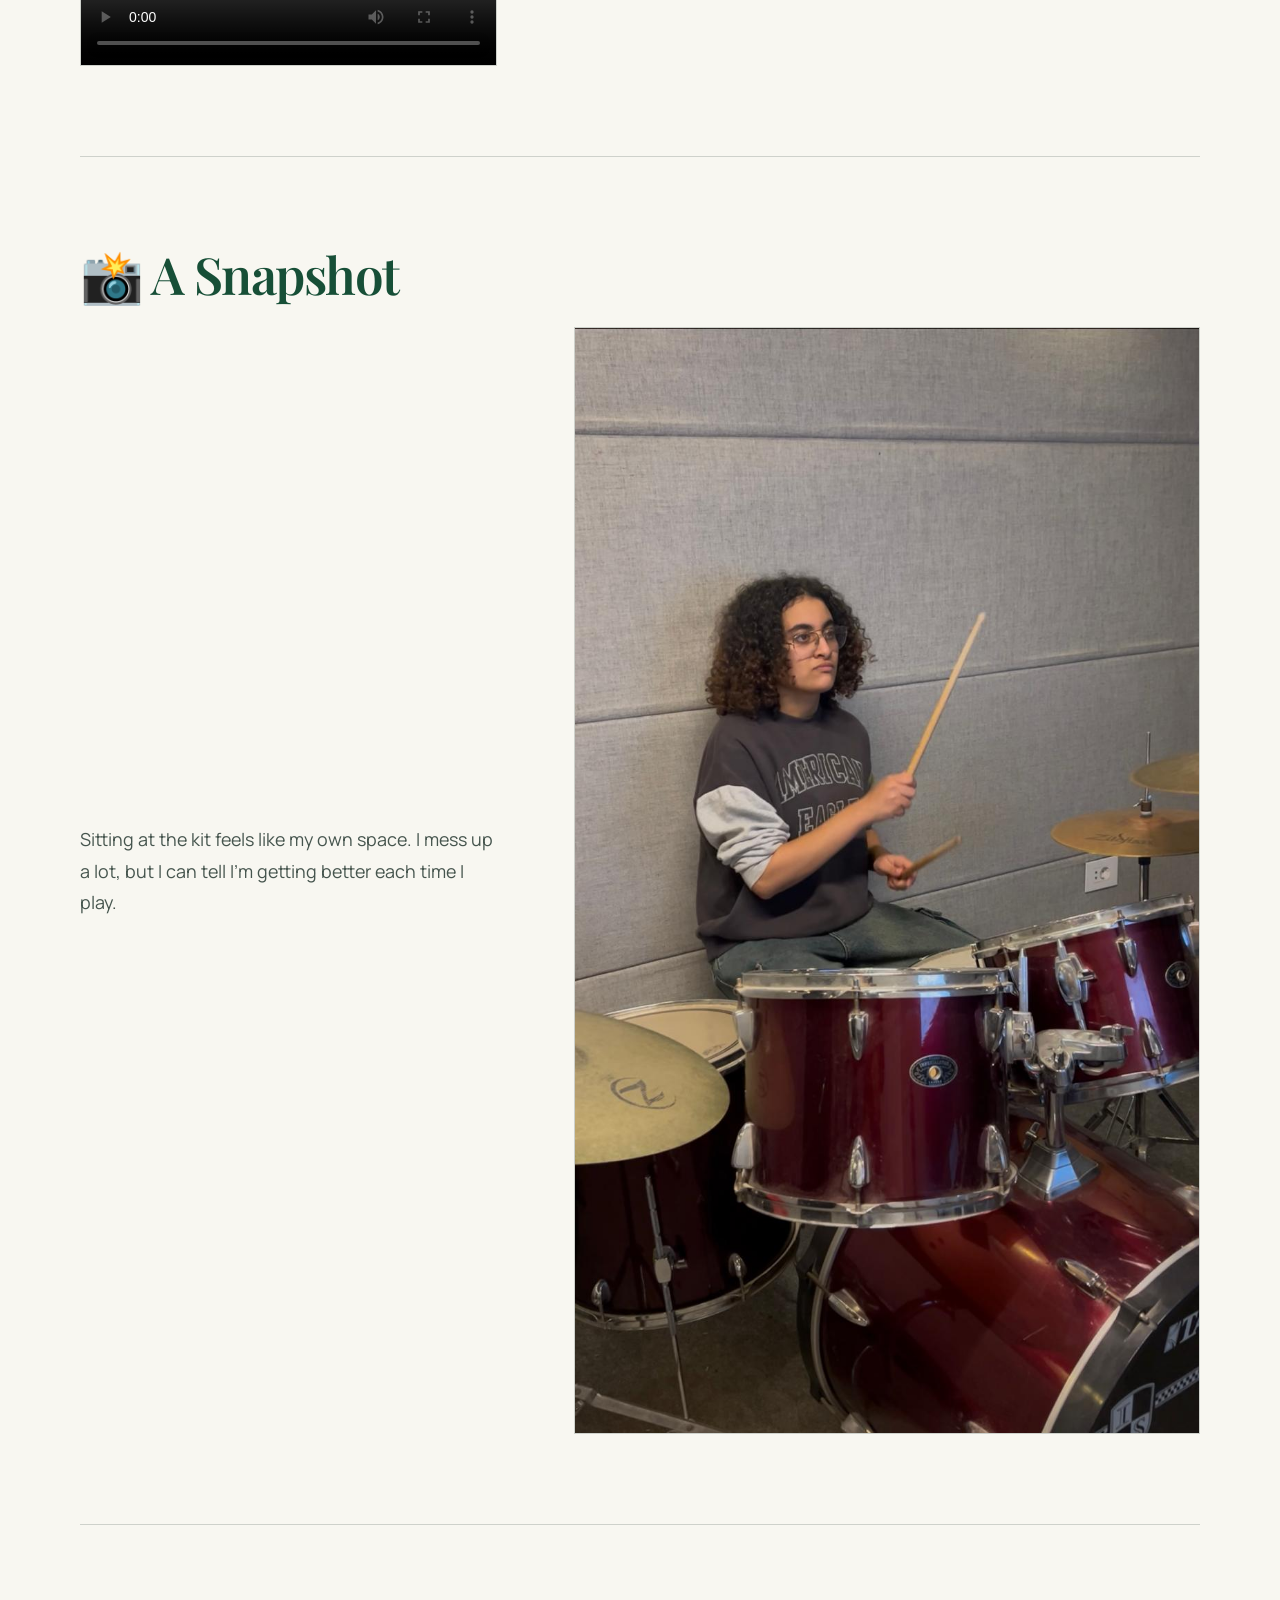
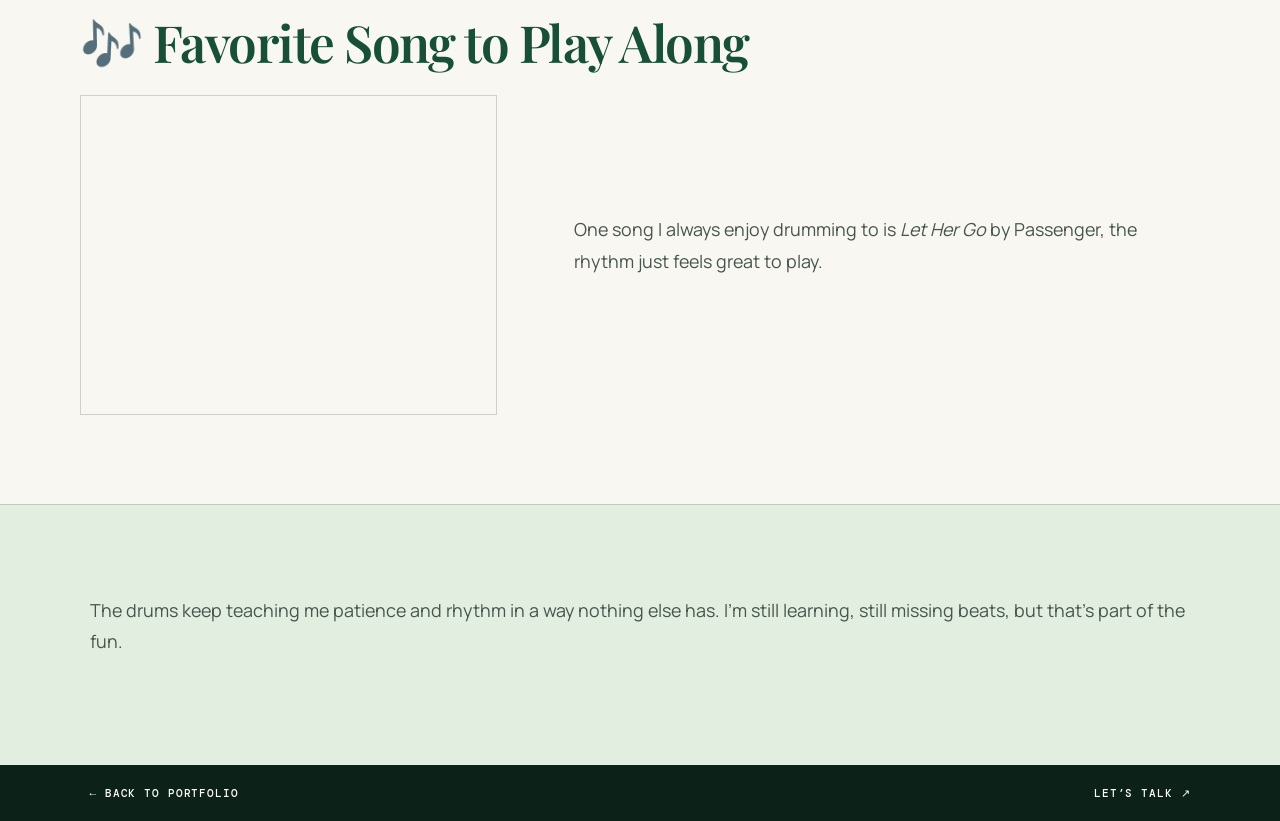
<file: blogs/blog_drums.html>
<!DOCTYPE html>
<html lang="en">
  <head>
    <meta charset="UTF-8" />
    <meta name="viewport" content="width=device-width, initial-scale=1.0" />
    <title>Drums Blog</title>
    <link rel="stylesheet" href="../assets/css/style.css" />
    <style>
      body {
        font-family: 'Poppins', sans-serif;
        background: #111;
        color: white;
        line-height: 1.8;
        padding: 20px;
      }

      /* Animations */
      @keyframes fadeInUp {
        from {
          opacity: 0;
          transform: translateY(30px);
        }
        to {
          opacity: 1;
          transform: translateY(0);
        }
      }

      @keyframes zoomIn {
        from {
          opacity: 0;
          transform: scale(0.9);
        }
        to {
          opacity: 1;
          transform: scale(1);
        }
      }

      .hero {
        text-align: center;
        margin: 2rem auto;
        animation: fadeInUp 1s ease forwards;
      }
      .hero h1 {
        font-size: 2.3rem;
        margin-bottom: 0.5rem;
      }
      .hero h3 {
        font-size: 1.2rem;
        color: #ccc;
        margin-bottom: 1.5rem;
      }
      .hero img {
        display: block;
        margin: 0 auto; /* centers the cover */
        max-width: 50%; /* smaller and balanced */
        border-radius: 12px;
        box-shadow: 0 4px 20px rgba(0, 0, 0, 0.6);
        animation: zoomIn 1.5s ease forwards;
      }

      .section {
        margin: 3rem 0;
        animation: fadeInUp 1.2s ease forwards;
      }
      .content-row {
        display: flex;
        align-items: center;
        justify-content: space-between;
        gap: 2rem;
        flex-wrap: wrap;
        margin-bottom: 2rem;
      }
      .content-row img,
      .content-row video,
      .content-row iframe {
        flex: 1;
        max-width: 350px;
        border-radius: 10px;
        box-shadow: 0 4px 15px rgba(0, 0, 0, 0.4);
        transition: transform 0.3s ease;
      }
      .content-row img:hover,
      .content-row video:hover,
      .content-row iframe:hover {
        transform: scale(1.05);
      }
      .content-row p {
        flex: 2;
        font-size: 1.05rem;
      }
      .content-row.reverse {
        flex-direction: row-reverse;
      }

      h2 {
        color: #ff4d6d;
        margin-bottom: 1rem;
      }

      .closing {
        text-align: center;
        margin-top: 3rem;
      }
    </style>
    <link rel="preconnect" href="https://fonts.googleapis.com" />
    <link rel="preconnect" href="https://fonts.gstatic.com" crossorigin />
    <link href="https://fonts.googleapis.com/css2?family=DM+Mono:wght@400;500&family=Manrope:wght@400;500;600;700&family=Playfair+Display:ital,wght@0,600;1,600&display=swap" rel="stylesheet" />
    <link rel="stylesheet" href="../assets/css/blog.css" />
  </head>
  <body>
    <header class="story-header"><a class="story-brand" href="../index.html"><span>CY</span> Clara Yousif</a><a href="../index.html#writing">All stories →</a></header>
    <!-- Hero Section -->
    <div class="hero">
      <h1>🥁 My Drumming Journey</h1>
      <h3>Finding rhythm, patience, and joy with every beat</h3>
      <img src="../assets/images/drums_cover.jpg" alt="Drum Kit Cover" />
    </div>

    <!-- Intro -->
    <div class="section">
      <p>
        I started learning drums to just clear my head and focus on rhythm. It’s
        loud, messy, and fun, every time I play, I feel like I’m slowly getting
        better.
      </p>
    </div>

    <!-- Practice Video -->
    <div class="section">
      <h2>🎥 Practice Session</h2>
      <div class="content-row">
        <video controls>
          <source src="../assets/images/drums_practice.mp4" type="video/mp4" />
          Your browser does not support the video tag.
        </video>
        <p>
          I’ve been getting into different drumming styles: West African beats
          with their raw energy, and jazz with its flow and freedom. Both are
          completely different, but that’s what keeps me hooked.
        </p>
      </div>
    </div>

    <!-- Drum Image -->
    <div class="section">
      <h2>📸 A Snapshot</h2>
      <div class="content-row reverse">
        <img src="../assets/images/drums_photo.jpg" alt="Drum Setup" />
        <p>
          Sitting at the kit feels like my own space. I mess up a lot, but I can
          tell I’m getting better each time I play.
        </p>
      </div>
    </div>

    <!-- Favorite Song -->
    <div class="section">
      <h2>🎶 Favorite Song to Play Along</h2>
      <div class="content-row">
        <iframe
          src="https://www.youtube.com/embed/-KqBcHc-MOQ"
          title="Favorite Song"
          frameborder="0"
          allow="accelerometer; autoplay; clipboard-write; encrypted-media; gyroscope; picture-in-picture"
          allowfullscreen
        ></iframe>
        <p>
          One song I always enjoy drumming to is <em>Let Her Go</em> by
          Passenger, the rhythm just feels great to play.
        </p>
      </div>
    </div>

    <!-- Closing -->
    <div class="closing">
      <p>
        The drums keep teaching me patience and rhythm in a way nothing else
        has. I’m still learning, still missing beats, but that’s part of the
        fun.
      </p>
    </div>
    <footer class="story-footer"><a href="../index.html">← Back to portfolio</a><a href="mailto:clarayoussef01@gmail.com">Let’s talk ↗</a></footer>
  </body>
</html>
</file>
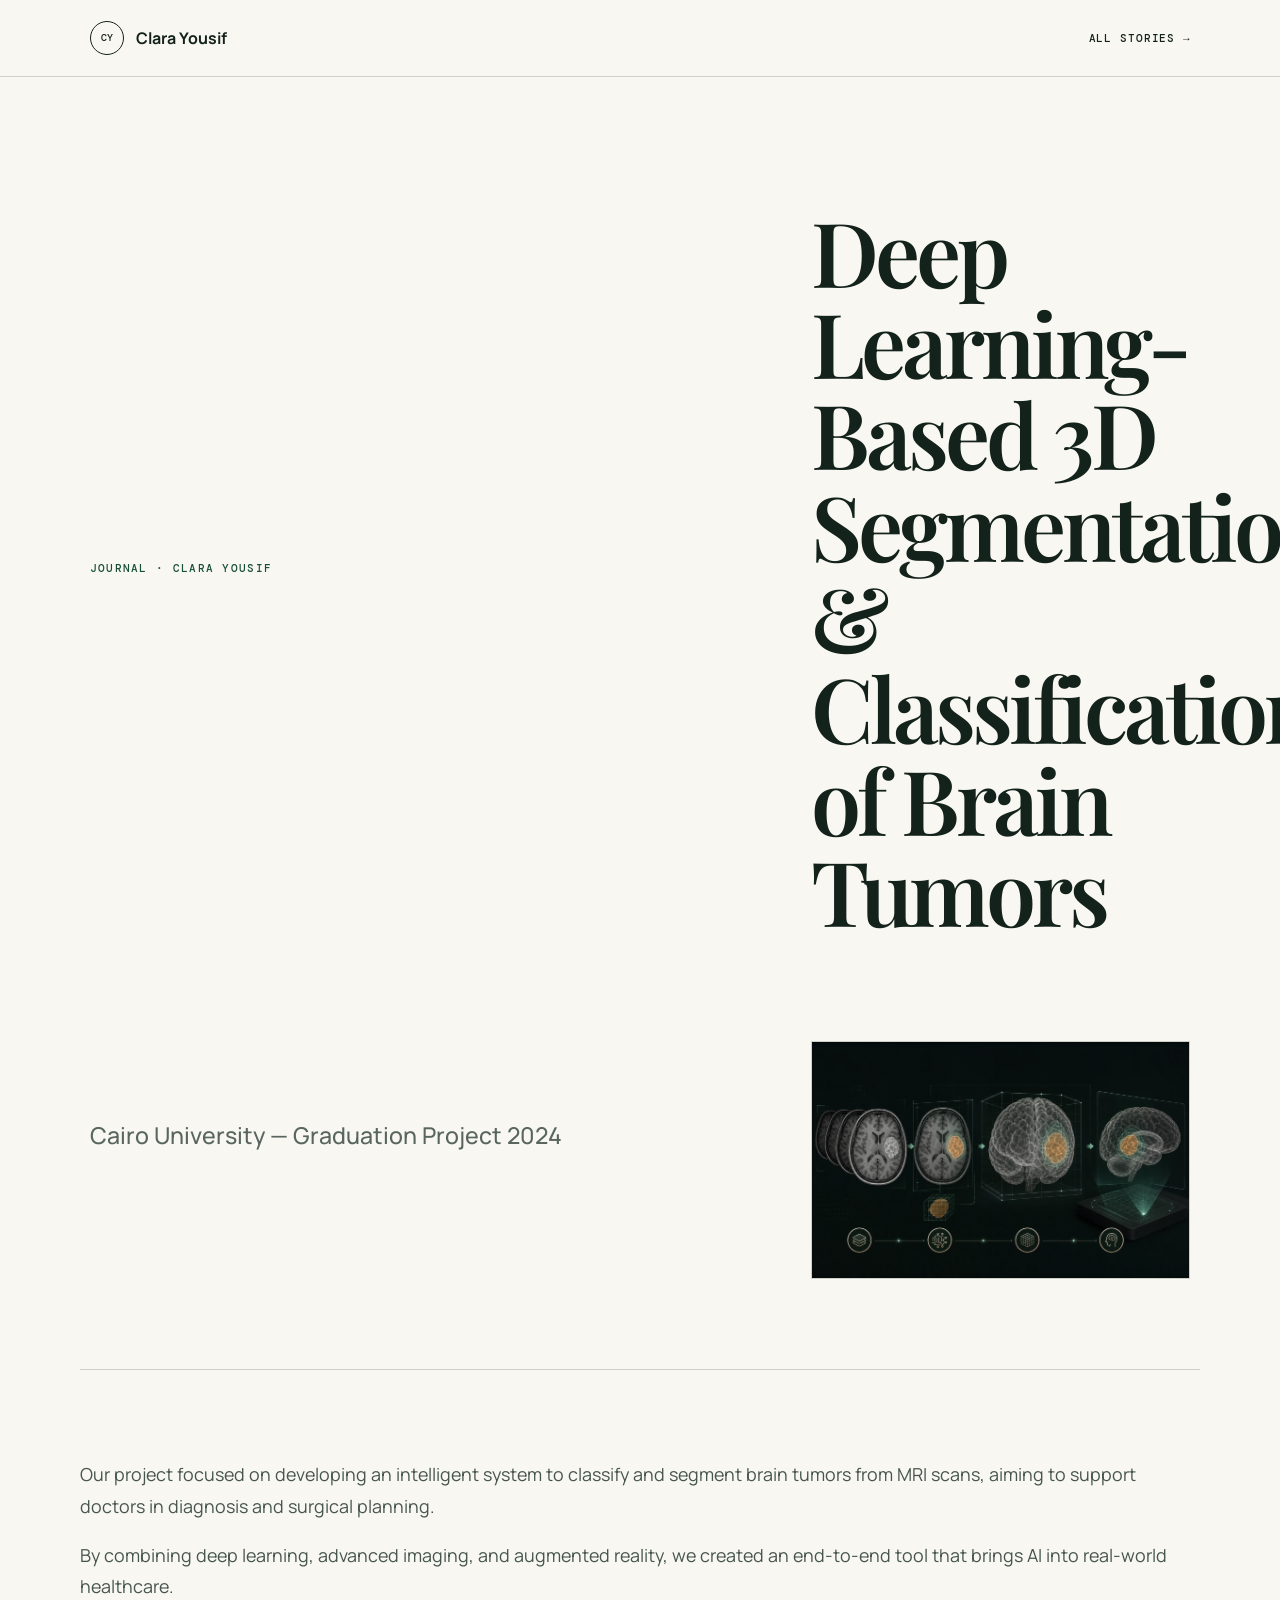
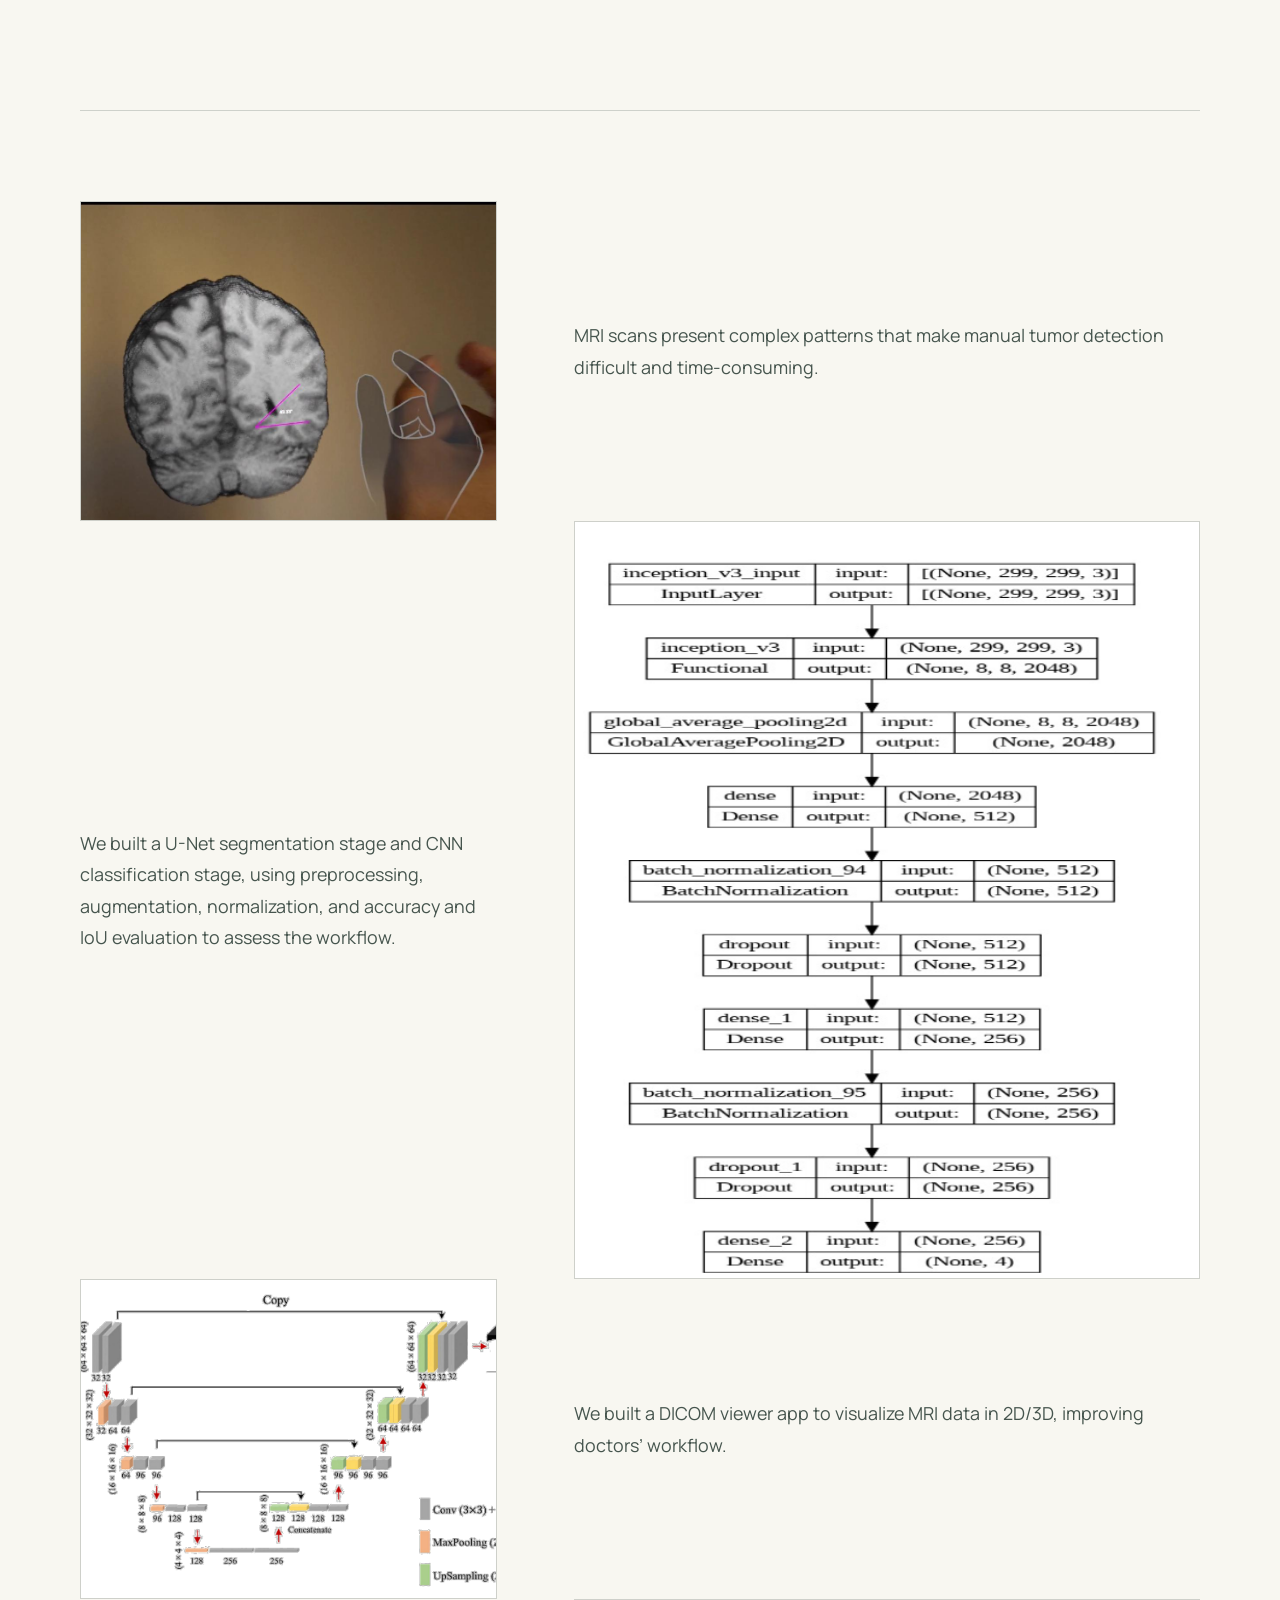
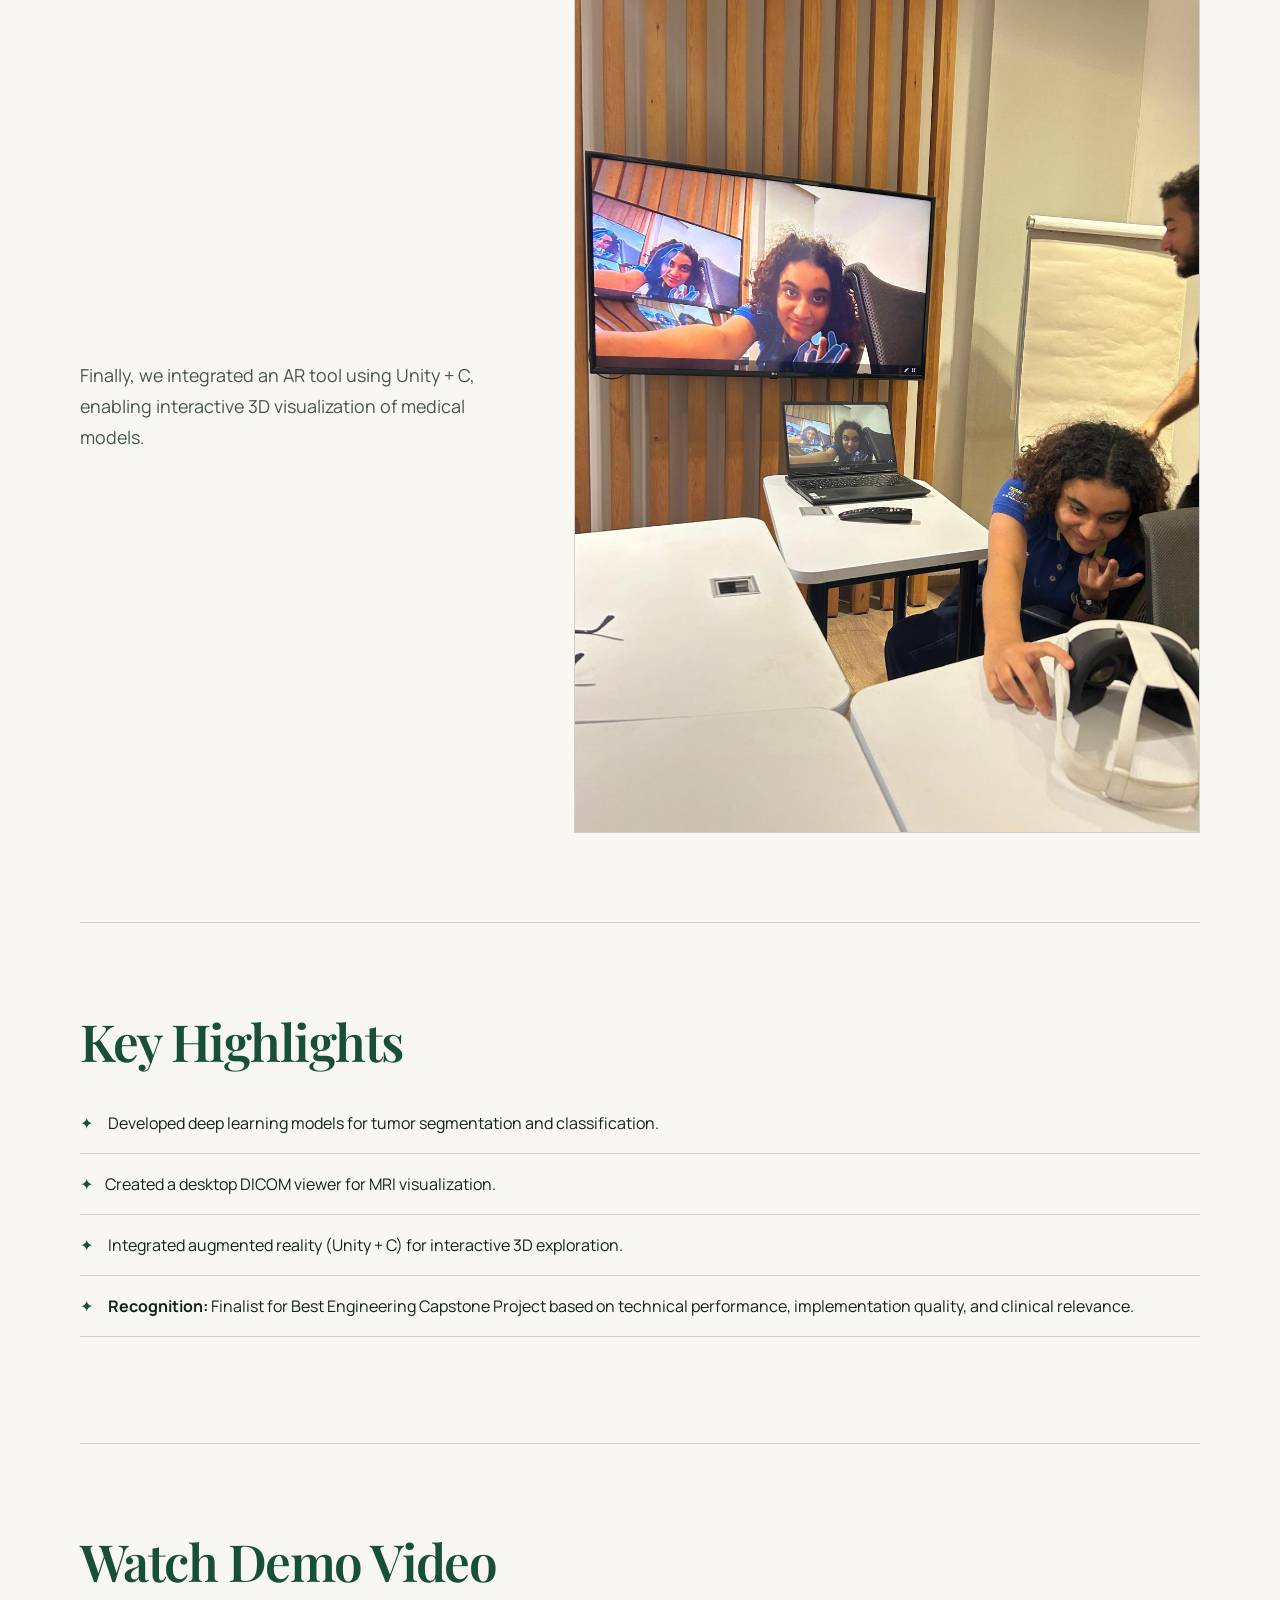
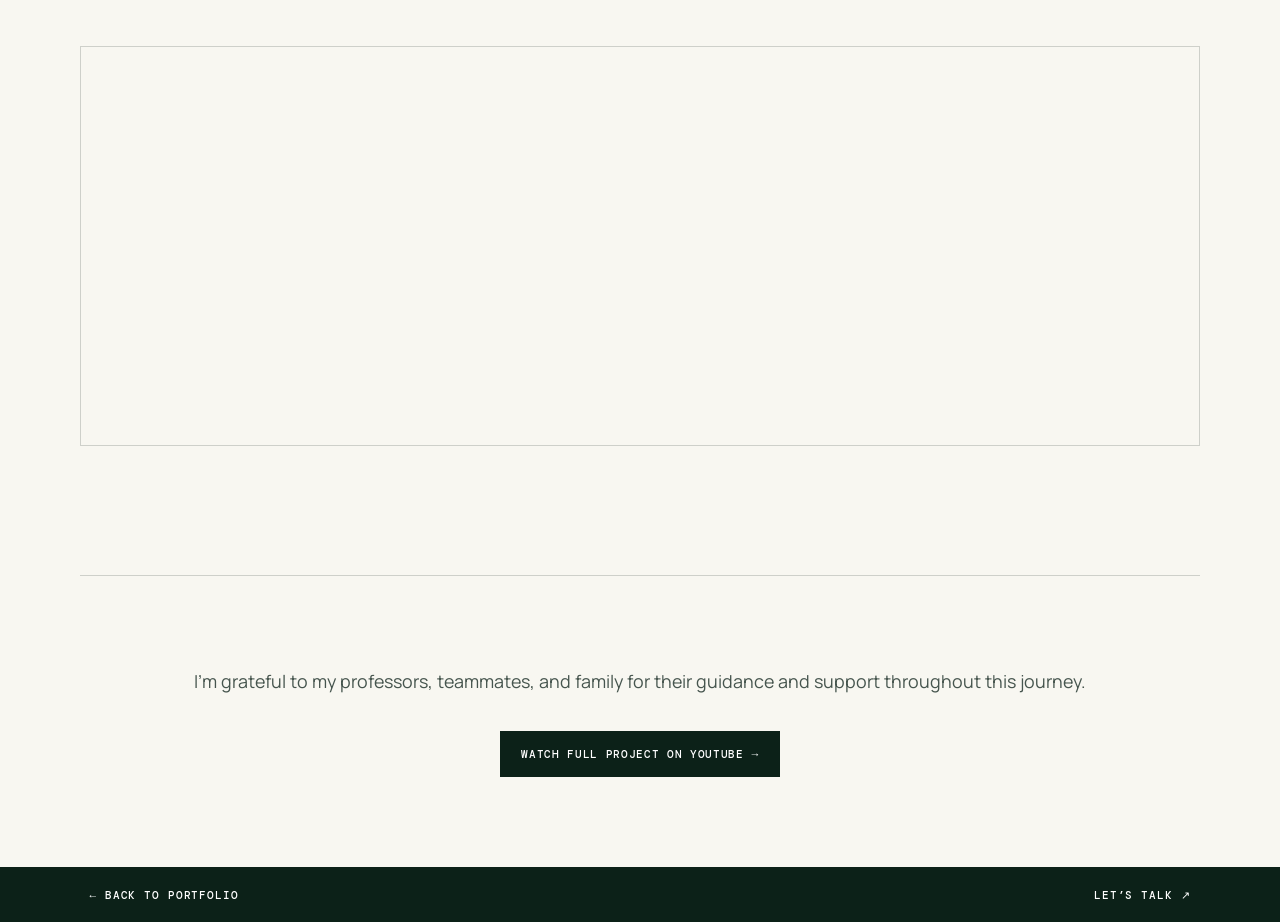
<file: blogs/blog_graduation.html>
<!DOCTYPE html>
<html lang="en">
  <head>
    <meta charset="UTF-8" />
    <meta name="viewport" content="width=device-width, initial-scale=1.0" />
    <title>Graduation Project</title>
    <link rel="stylesheet" href="../assets/css/style.css" />
    <!-- AOS Animation Library -->
    <link href="https://unpkg.com/aos@2.3.1/dist/aos.css" rel="stylesheet" />
    <style>
      body {
        font-family: 'Poppins', sans-serif;
        background: #111;
        color: white;
        line-height: 1.6;
        padding: 20px;
      }
      .hero {
        text-align: center;
        margin: 2rem auto;
      }
      .hero h1 {
        font-size: 2rem;
        margin-bottom: 0.5rem;
        color: white;
      }
      .hero h3 {
        font-size: 1.2rem;
        margin-bottom: 1.5rem;
        color: #ccc;
      }
      .hero img {
        display: block;
        margin: 0 auto;
        max-width: 60%;
        border-radius: 10px;
        box-shadow: 0 4px 12px rgba(0, 0, 0, 0.4);
      }
      .section {
        margin-bottom: 3rem;
      }
      .content-row {
        display: flex;
        align-items: center;
        justify-content: space-between;
        margin: 2rem 0;
        gap: 2rem;
        flex-wrap: wrap;
      }
      .content-row img {
        flex: 1;
        max-width: 320px;
        border-radius: 8px;
        box-shadow: 0 4px 12px rgba(0, 0, 0, 0.3);
      }
      .content-row p {
        flex: 2;
      }
      .content-row.reverse {
        flex-direction: row-reverse;
      }
      iframe {
        width: 100%;
        height: 400px;
        border-radius: 10px;
        margin: 2rem 0;
      }
      .button-link {
        display: inline-block;
        padding: 10px 20px;
        background: #ff4d6d;
        color: white;
        border-radius: 5px;
        text-decoration: none;
        transition: 0.3s;
      }
      .button-link:hover {
        background: #e63e5a;
      }
    </style>
    <link rel="preconnect" href="https://fonts.googleapis.com" />
    <link rel="preconnect" href="https://fonts.gstatic.com" crossorigin />
    <link href="https://fonts.googleapis.com/css2?family=DM+Mono:wght@400;500&family=Manrope:wght@400;500;600;700&family=Playfair+Display:ital,wght@0,600;1,600&display=swap" rel="stylesheet" />
    <link rel="stylesheet" href="../assets/css/blog.css" />
  </head>
  <body>
    <header class="story-header"><a class="story-brand" href="../index.html"><span>CY</span> Clara Yousif</a><a href="../index.html#writing">All stories →</a></header>
    <!-- Hero Section -->
    <div class="hero" data-aos="zoom-in">
      <h1>
        Deep Learning-Based 3D Segmentation & Classification of Brain Tumors
      </h1>
      <h3>Cairo University — Graduation Project 2024</h3>
      <img
        src="../assets/images/projects/brain-tumor-segmentation-cover.webp"
        alt="MRI tumor segmentation and 3D reconstruction visualization"
        data-aos="fade-up"
      />
    </div>

    <!-- Introduction -->
    <div class="section">
      <p data-aos="fade-right">
        Our project focused on developing an intelligent system to classify and
        segment brain tumors from MRI scans, aiming to support doctors in
        diagnosis and surgical planning.
      </p>
      <p data-aos="fade-left">
        By combining deep learning, advanced imaging, and augmented reality, we
        created an end-to-end tool that brings AI into real-world healthcare.
      </p>
    </div>

    <!-- Storytelling with Alternating Layout -->
    <div class="section">
      <div class="content-row" data-aos="fade-up">
        <img
          src="../assets/images/mri_example.jpg"
          alt="MRI Scan"
          data-aos="zoom-in"
        />
        <p data-aos="fade-left">
          MRI scans present complex patterns that make manual tumor detection
          difficult and time-consuming.
        </p>
      </div>

      <div class="content-row reverse" data-aos="fade-up">
        <img
          src="../assets/images/cnn_model.png"
          alt="CNN Model Diagram"
          data-aos="zoom-in"
        />
        <p data-aos="fade-right">
          We built a U-Net segmentation stage and CNN classification stage,
          using preprocessing, augmentation, normalization, and accuracy and
          IoU evaluation to assess the workflow.
        </p>
      </div>

      <div class="content-row" data-aos="fade-up">
        <img
          src="../assets/images/dicom_viewer.png"
          alt="DICOM Viewer Screenshot"
          data-aos="zoom-in"
        />
        <p data-aos="fade-left">
          We built a DICOM viewer app to visualize MRI data in 2D/3D, improving
          doctors’ workflow.
        </p>
      </div>

      <div class="content-row reverse" data-aos="fade-up">
        <img
          src="../assets/images/ar_tool.jpg"
          alt="AR Tool"
          data-aos="zoom-in"
        />
        <p data-aos="fade-right">
          Finally, we integrated an AR tool using Unity + C, enabling
          interactive 3D visualization of medical models.
        </p>
      </div>
    </div>

    <!-- Contributions -->
    <div class="section" data-aos="fade-up">
      <h2>Key Highlights</h2>
      <ul>
        <li>
          Developed deep learning models for tumor segmentation and
          classification.
        </li>
        <li>Created a desktop DICOM viewer for MRI visualization.</li>
        <li>
          Integrated augmented reality (Unity + C) for interactive 3D
          exploration.
        </li>
        <li>
          <strong>Recognition:</strong> Finalist for Best Engineering Capstone
          Project based on technical performance, implementation quality, and
          clinical relevance.
        </li>
      </ul>
    </div>

    <!-- Video -->
    <div class="section" data-aos="fade-up">
      <h2>Watch Demo Video</h2>
      <iframe
        src="https://www.youtube.com/embed/qQKupwvmjVI"
        allowfullscreen
        data-aos="zoom-in"
      ></iframe>
    </div>

    <!-- Closing -->
    <div class="section" style="text-align: center" data-aos="fade-up">
      <p>
        I’m grateful to my professors, teammates, and family for their guidance
        and support throughout this journey.
      </p>
      <a
        href="https://www.youtube.com/watch?v=qQKupwvmjVI"
        target="_blank"
        class="button-link"
        data-aos="zoom-in"
      >
        Watch Full Project on YouTube →
      </a>
    </div>

    <!-- AOS JS -->
    <script src="https://unpkg.com/aos@2.3.1/dist/aos.js"></script>
    <script>
      AOS.init({
        duration: 1000,
        once: true,
      });
    </script>
    <footer class="story-footer"><a href="../index.html">← Back to portfolio</a><a href="mailto:clarayoussef01@gmail.com">Let’s talk ↗</a></footer>
  </body>
</html>
</file>
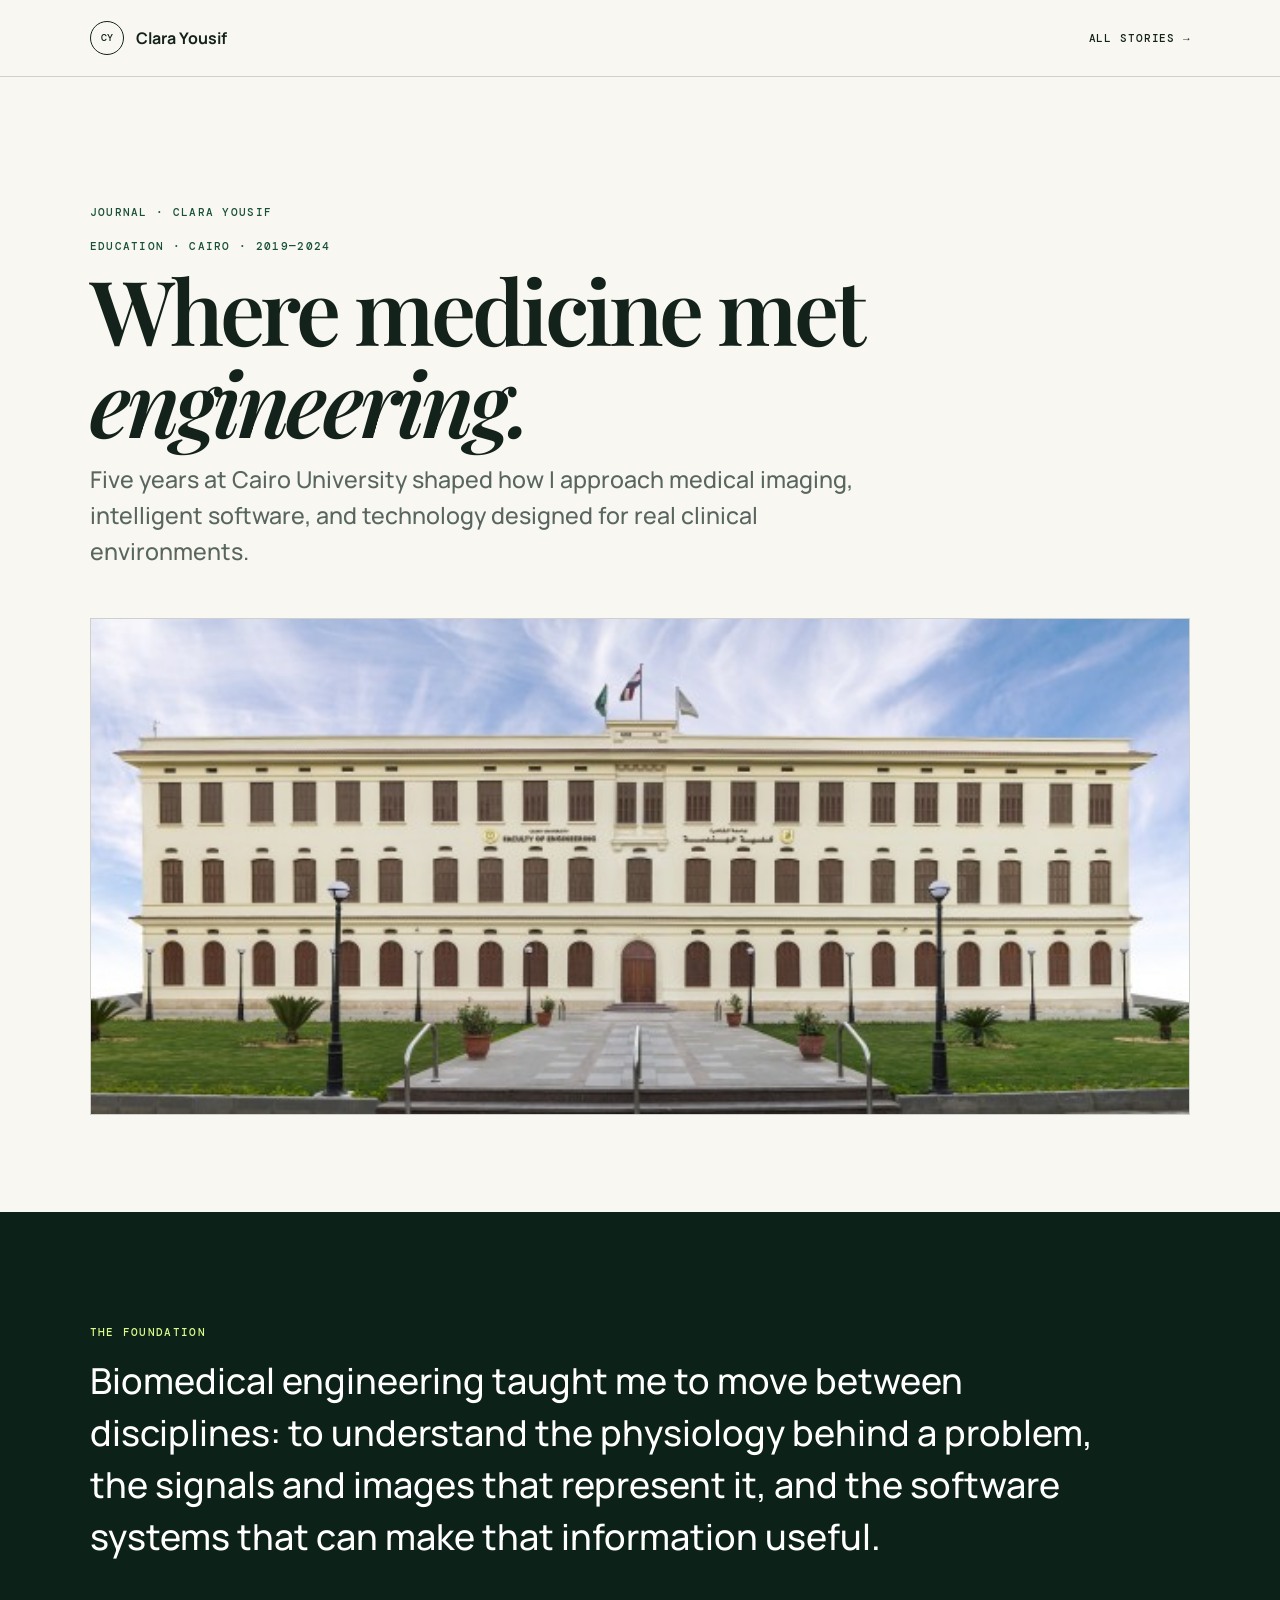
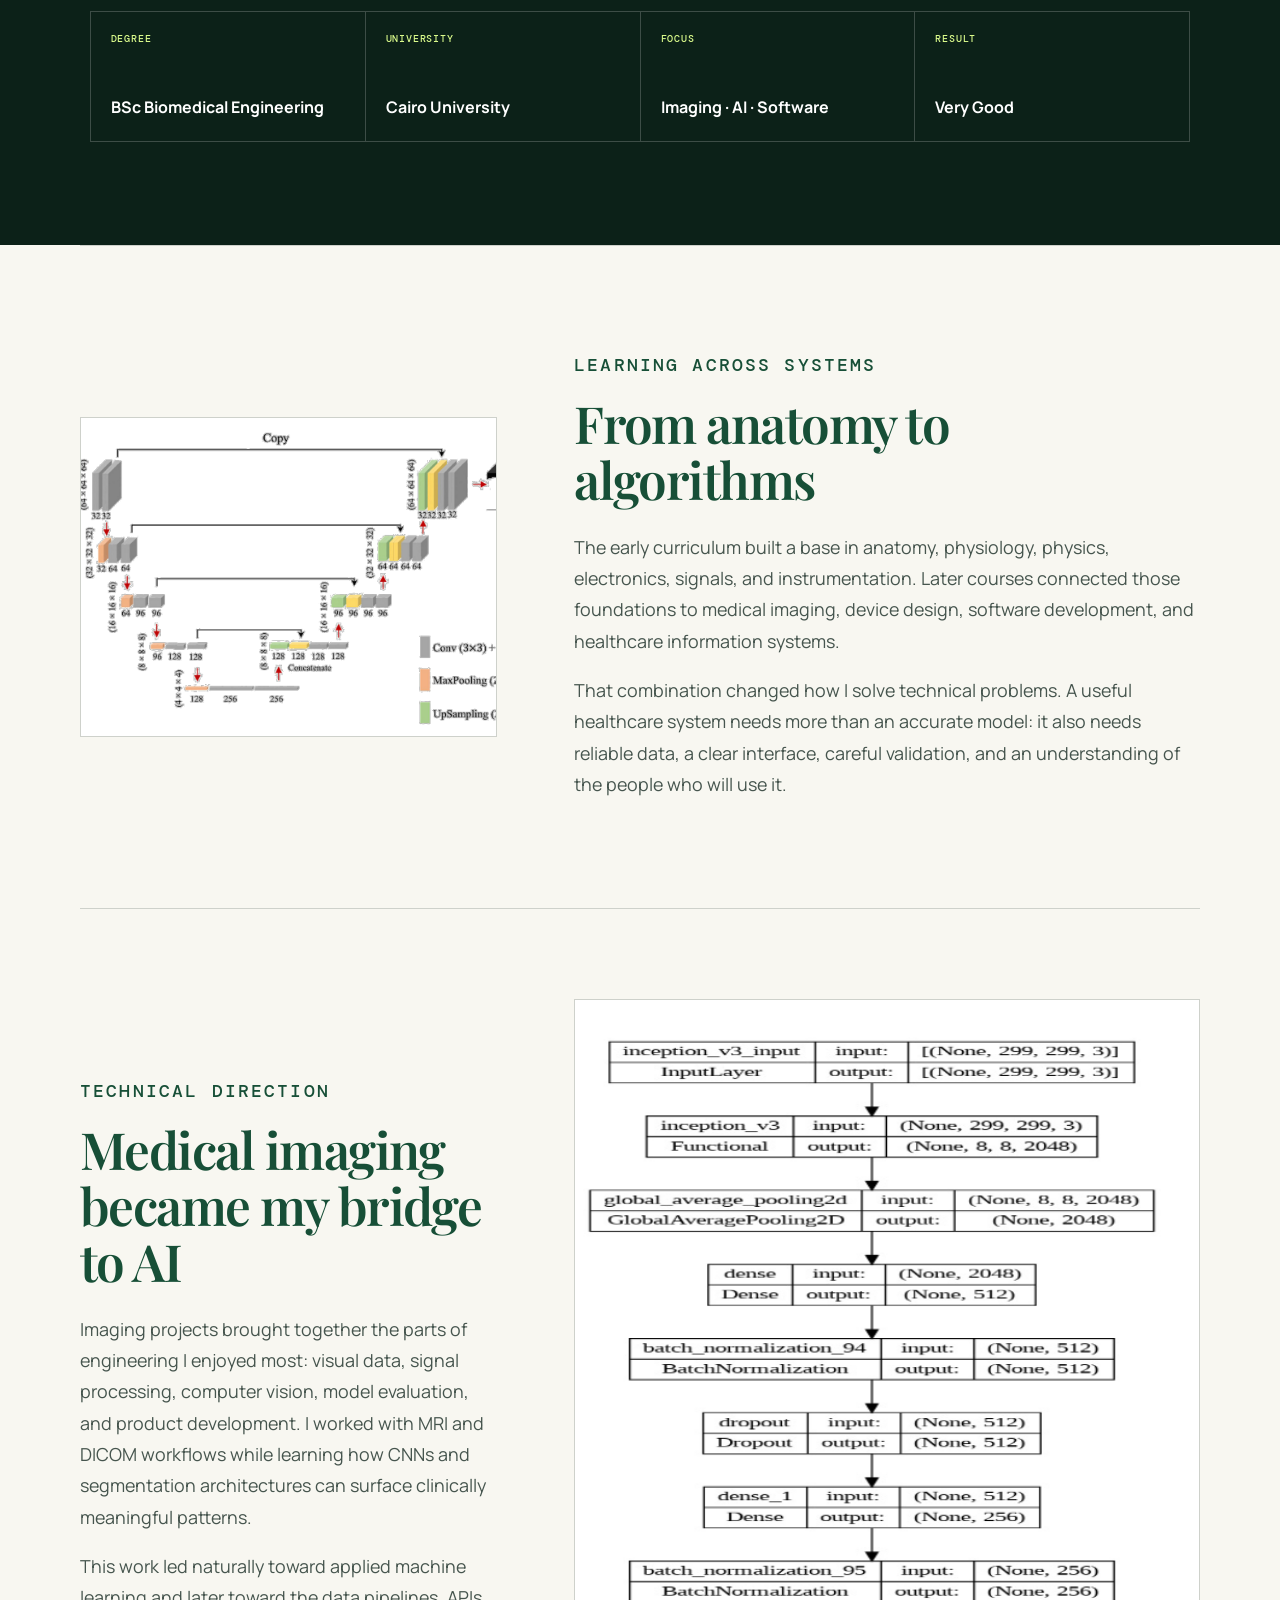
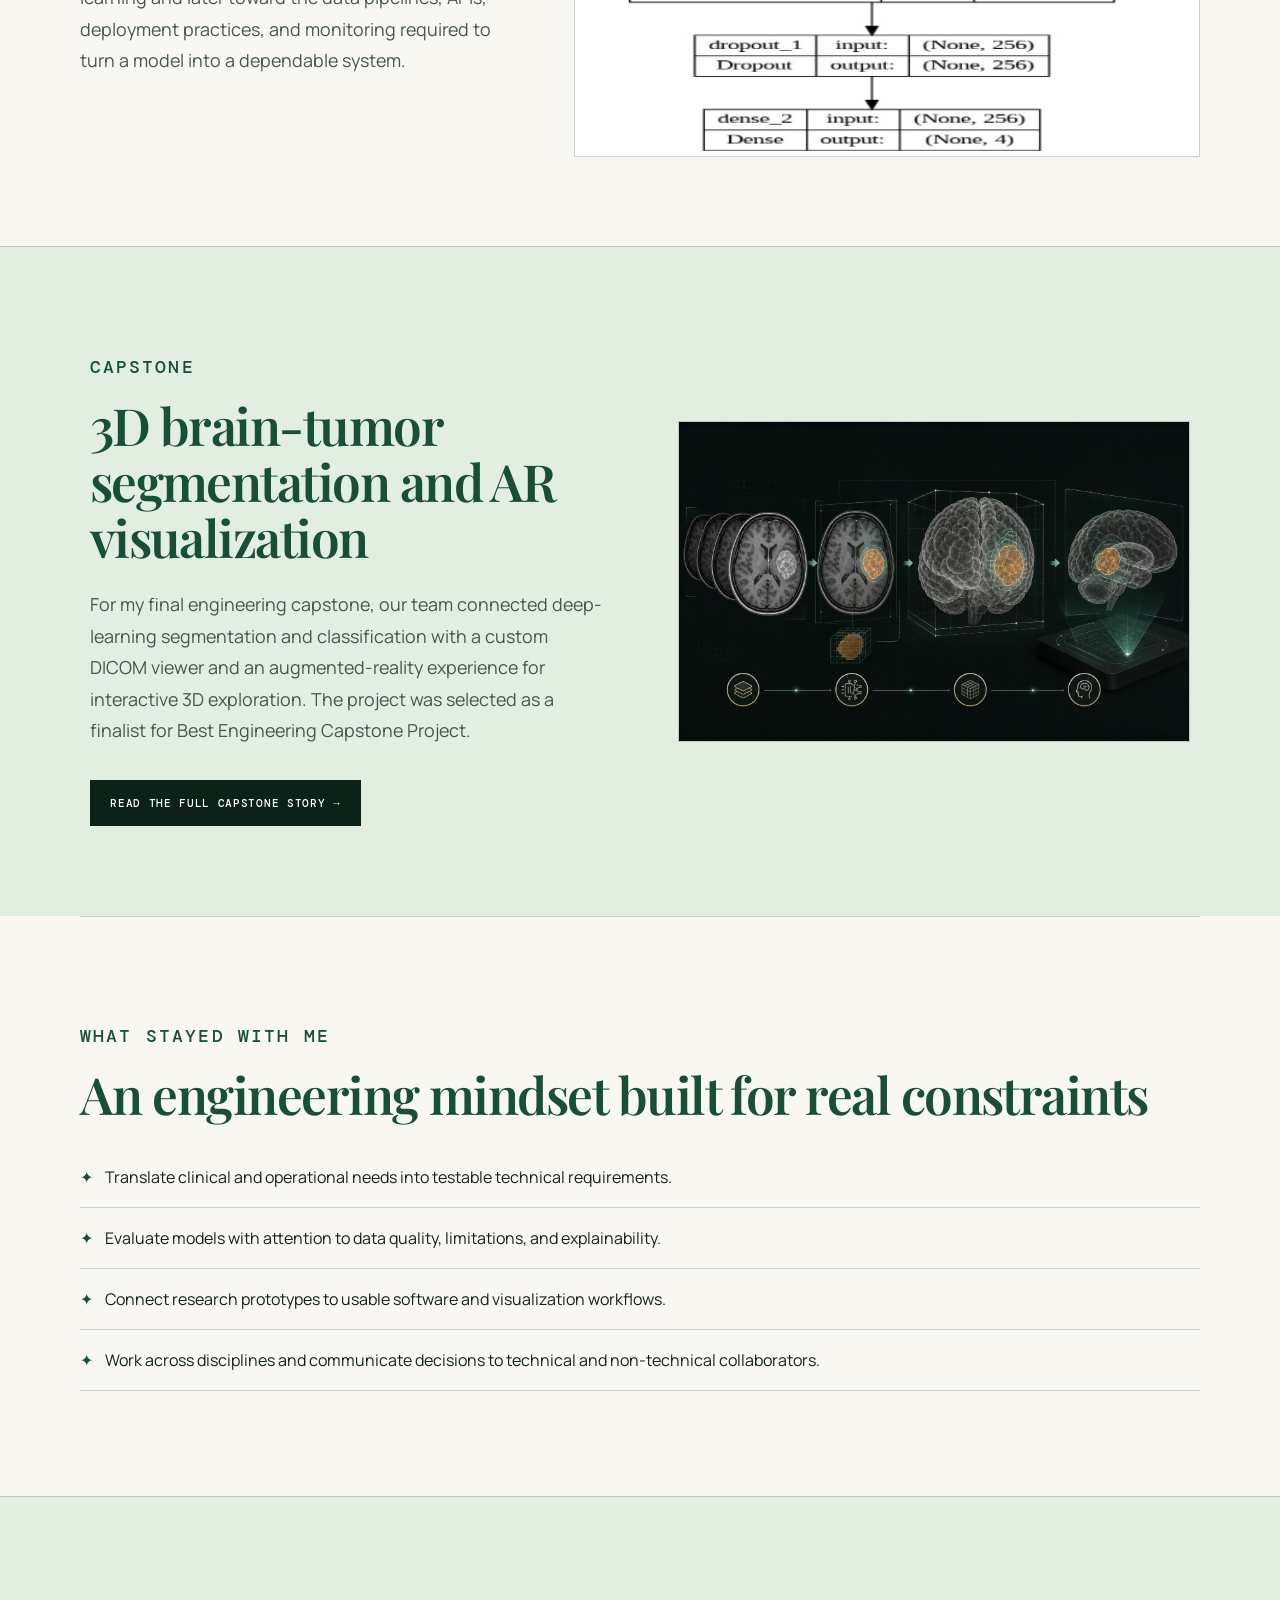
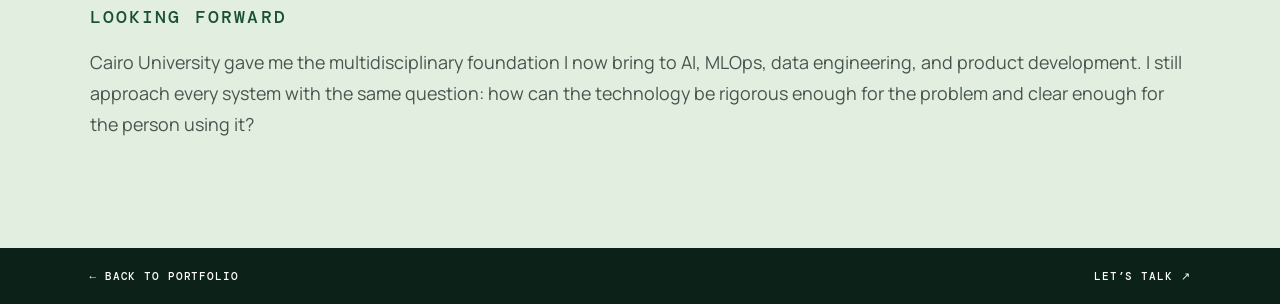
<file: blogs/blog_university.html>
<!doctype html>
<html lang="en">
  <head>
    <meta charset="UTF-8" />
    <meta name="viewport" content="width=device-width,initial-scale=1" />
    <meta name="theme-color" content="#08130f" />
    <meta name="description" content="How biomedical engineering at Cairo University shaped Clara Yousif's approach to medical imaging, software, AI, and dependable healthcare technology." />
    <title>Biomedical Engineering at Cairo University — Clara Yousif</title>
    <link rel="icon" href="../assets/images/logo.ico" />
    <link rel="preconnect" href="https://fonts.googleapis.com" />
    <link rel="preconnect" href="https://fonts.gstatic.com" crossorigin />
    <link href="https://fonts.googleapis.com/css2?family=DM+Mono:wght@400;500&family=Manrope:wght@400;500;600;700&family=Playfair+Display:ital,wght@0,600;1,600&display=swap" rel="stylesheet" />
    <link rel="stylesheet" href="../assets/css/blog.css" />
  </head>
  <body>
    <header class="story-header">
      <a class="story-brand" href="../index.html"><span>CY</span> Clara Yousif</a>
      <a href="../index.html#writing">All stories →</a>
    </header>

    <main>
      <section class="hero">
        <p class="story-meta">Education · Cairo · 2019—2024</p>
        <h1>Where medicine met <em>engineering.</em></h1>
        <h3>Five years at Cairo University shaped how I approach medical imaging, intelligent software, and technology designed for real clinical environments.</h3>
        <img src="../assets/images/cairo_unviersity.jpg" alt="Historic Cairo University campus building" />
      </section>

      <section class="article-intro">
        <p class="eyebrow">The foundation</p>
        <p class="article-lede">Biomedical engineering taught me to move between disciplines: to understand the physiology behind a problem, the signals and images that represent it, and the software systems that can make that information useful.</p>
        <div class="fact-grid">
          <div><span>Degree</span><strong>BSc Biomedical Engineering</strong></div>
          <div><span>University</span><strong>Cairo University</strong></div>
          <div><span>Focus</span><strong>Imaging · AI · Software</strong></div>
          <div><span>Result</span><strong>Very Good</strong></div>
        </div>
      </section>

      <section class="section">
        <div class="content-row">
          <img src="../assets/images/dicom_viewer.png" alt="Medical imaging viewer showing MRI data" />
          <div>
            <p class="eyebrow">Learning across systems</p>
            <h2>From anatomy to algorithms</h2>
            <p>The early curriculum built a base in anatomy, physiology, physics, electronics, signals, and instrumentation. Later courses connected those foundations to medical imaging, device design, software development, and healthcare information systems.</p>
            <p>That combination changed how I solve technical problems. A useful healthcare system needs more than an accurate model: it also needs reliable data, a clear interface, careful validation, and an understanding of the people who will use it.</p>
          </div>
        </div>
      </section>

      <section class="section">
        <div class="content-row reverse">
          <img src="../assets/images/cnn_model.png" alt="Convolutional neural network architecture used for medical-image analysis" />
          <div>
            <p class="eyebrow">Technical direction</p>
            <h2>Medical imaging became my bridge to AI</h2>
            <p>Imaging projects brought together the parts of engineering I enjoyed most: visual data, signal processing, computer vision, model evaluation, and product development. I worked with MRI and DICOM workflows while learning how CNNs and segmentation architectures can surface clinically meaningful patterns.</p>
            <p>This work led naturally toward applied machine learning and later toward the data pipelines, APIs, deployment practices, and monitoring required to turn a model into a dependable system.</p>
          </div>
        </div>
      </section>

      <section class="section project-bridge">
        <div>
          <p class="eyebrow">Capstone</p>
          <h2>3D brain-tumor segmentation and AR visualization</h2>
          <p>For my final engineering capstone, our team connected deep-learning segmentation and classification with a custom DICOM viewer and an augmented-reality experience for interactive 3D exploration. The project was selected as a finalist for Best Engineering Capstone Project.</p>
          <a class="button-link" href="blog_graduation.html">Read the full capstone story →</a>
        </div>
        <img src="../assets/images/projects/brain-tumor-segmentation-cover.webp" alt="Scientific visualization of MRI tumor segmentation and 3D reconstruction" />
      </section>

      <section class="section">
        <p class="eyebrow">What stayed with me</p>
        <h2>An engineering mindset built for real constraints</h2>
        <ul>
          <li>Translate clinical and operational needs into testable technical requirements.</li>
          <li>Evaluate models with attention to data quality, limitations, and explainability.</li>
          <li>Connect research prototypes to usable software and visualization workflows.</li>
          <li>Work across disciplines and communicate decisions to technical and non-technical collaborators.</li>
        </ul>
      </section>

      <section class="closing">
        <p class="eyebrow">Looking forward</p>
        <p>Cairo University gave me the multidisciplinary foundation I now bring to AI, MLOps, data engineering, and product development. I still approach every system with the same question: how can the technology be rigorous enough for the problem and clear enough for the person using it?</p>
      </section>
    </main>

    <footer class="story-footer">
      <a href="../index.html">← Back to portfolio</a>
      <a href="mailto:clarayoussef01@gmail.com">Let’s talk ↗</a>
    </footer>
  </body>
</html>
</file>
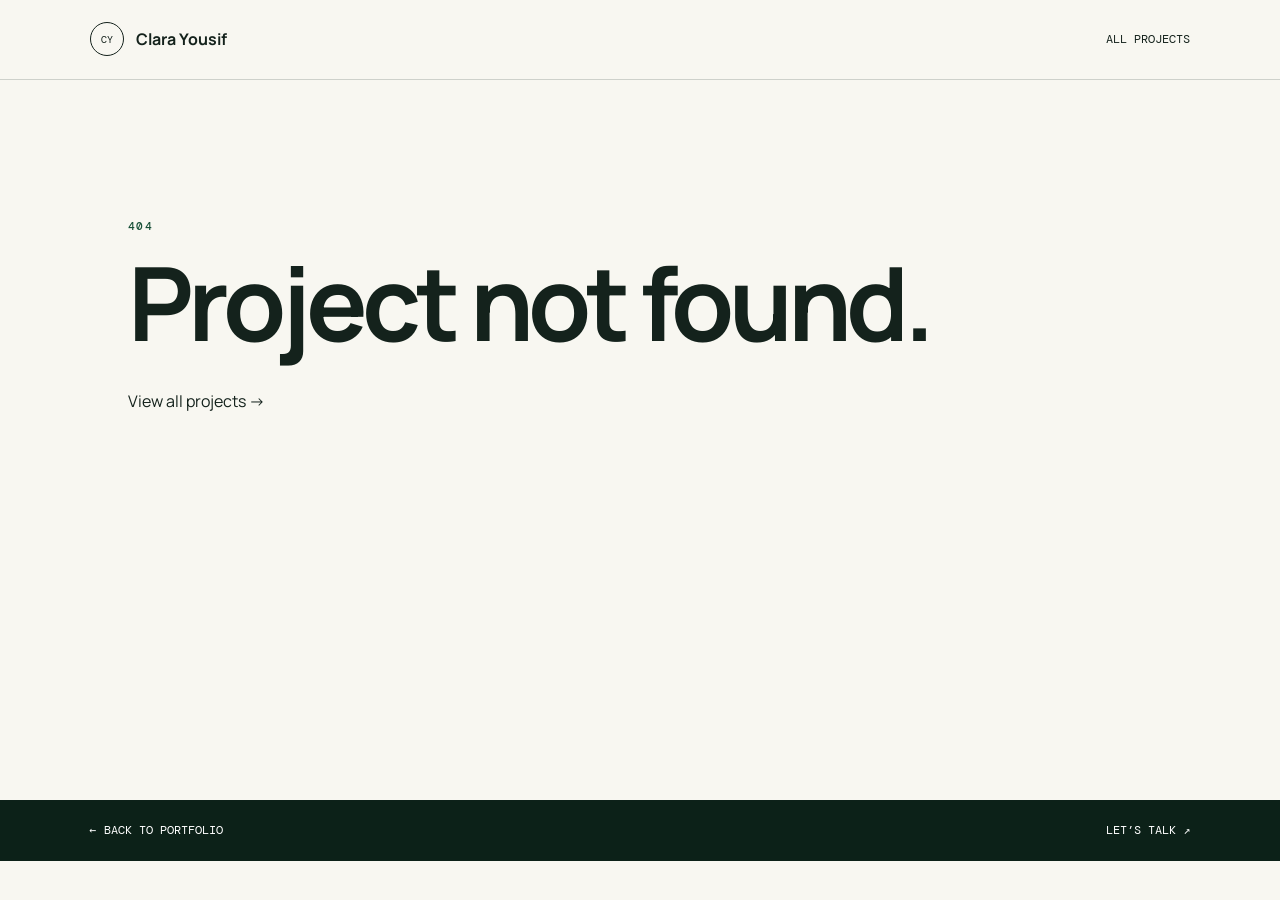
<file: projects/project.html>
<!doctype html>
<html lang="en">
  <head>
    <meta charset="UTF-8" />
    <meta name="viewport" content="width=device-width,initial-scale=1" />
    <meta name="theme-color" content="#08130f" />
    <meta name="description" content="Technical project case study by Clara Yousif." />
    <title>Project — Clara Yousif</title>
    <link rel="preconnect" href="https://fonts.googleapis.com" />
    <link rel="preconnect" href="https://fonts.gstatic.com" crossorigin />
    <link href="https://fonts.googleapis.com/css2?family=DM+Mono:wght@400;500&family=Manrope:wght@400;500;600;700&family=Playfair+Display:ital,wght@0,600;1,600&display=swap" rel="stylesheet" />
    <link rel="stylesheet" href="../assets/css/project.css" />
    <link rel="stylesheet" href="../assets/css/case-study-enhancements.css" />
    <script src="../assets/js/projects-data.js" defer></script>
    <script src="../assets/js/project-page.js" defer></script>
  </head>
  <body>
    <header><a class="brand" href="../index.html"><span>CY</span> Clara Yousif</a><a href="index.html">All projects</a></header>
    <main id="project"><p class="loading">Loading project…</p></main>
    <footer><a href="../index.html">← Back to portfolio</a><a href="mailto:clarayoussef01@gmail.com">Let’s talk ↗</a></footer>
  </body>
</html>
</file>
<file: assets/css/style.css>
:root{--ink:#14221c;--forest:#0c2118;--green:#174f37;--mint:#b9efc9;--lime:#dafa8b;--cream:#f1efe5;--paper:#f8f7f1;--line:rgba(20,34,28,.18);--mono:"DM Mono",monospace;--sans:"Manrope",sans-serif;--serif:"Playfair Display",serif}*{box-sizing:border-box}html{scroll-behavior:smooth}body{margin:0;background:var(--paper);color:var(--ink);font-family:var(--sans);font-size:16px;line-height:1.65}a{color:inherit;text-decoration:none}img{display:block;max-width:100%}button{font:inherit}.skip-link{position:fixed;left:1rem;top:-5rem;background:var(--lime);padding:.7rem 1rem;z-index:100}.skip-link:focus{top:1rem}.site-header{height:82px;padding:0 clamp(1.25rem,4vw,4.5rem);display:flex;align-items:center;justify-content:space-between;border-bottom:1px solid var(--line);position:absolute;z-index:20;width:100%}.brand{display:flex;align-items:center;gap:.8rem;font-weight:700;letter-spacing:-.02em}.brand span{width:34px;height:34px;border:1px solid currentColor;border-radius:50%;display:grid;place-items:center;font:500 .7rem var(--mono)}nav{display:flex;align-items:center;gap:2rem;font:500 .78rem var(--mono);text-transform:uppercase;letter-spacing:.06em}nav a:hover{opacity:.55}.nav-cta{border:1px solid currentColor;padding:.72rem 1rem}.nav-cta span{margin-left:.7rem}.menu-toggle{display:none;background:transparent;border:0;text-transform:uppercase;font:500 .78rem var(--mono)}.hero{min-height:780px;position:relative;display:grid;grid-template-columns:minmax(0,1.25fr) minmax(320px,.75fr);align-items:center;gap:7vw;padding:130px clamp(1.25rem,7vw,8rem) 90px;overflow:hidden;background:linear-gradient(115deg,var(--paper) 0 63%,#d9eadc 63%)}.hero-copy{max-width:820px;position:relative;z-index:2}.eyebrow{font:500 .72rem var(--mono);letter-spacing:.13em;text-transform:uppercase;margin:0 0 1.6rem}.status-dot{display:inline-block;width:8px;height:8px;border-radius:50%;background:#32a65c;margin-right:.55rem;box-shadow:0 0 0 5px rgba(50,166,92,.12)}h1,h2,h3,p{margin-top:0}h1,h2{font-weight:600;letter-spacing:-.055em;line-height:1.02}h1{font-size:clamp(3.5rem,7vw,7.4rem);margin-bottom:2.1rem}h1 em,h2 em{font-family:var(--serif);font-weight:600}.hero-intro{font-size:clamp(1rem,1.25vw,1.2rem);max-width:650px;color:#526059}.hero-actions{display:flex;align-items:center;gap:2rem;margin-top:2.5rem}.button{display:inline-flex;align-items:center;justify-content:space-between;gap:2.4rem;padding:1rem 1.25rem;font:500 .75rem var(--mono);text-transform:uppercase;letter-spacing:.06em;transition:.2s}.button-primary{background:var(--forest);color:white}.button:hover{transform:translateY(-3px)}.text-link,.arrow-link{font:500 .75rem var(--mono);text-transform:uppercase;border-bottom:1px solid;letter-spacing:.04em}.text-link span,.arrow-link span{margin-left:.6rem}.hero-visual{position:relative;display:grid;place-items:center;min-height:520px}.portrait-frame{position:relative;width:min(360px,80%);aspect-ratio:4/5;background:#b9d9c1;border-radius:50% 50% 12px 12px;overflow:hidden;z-index:2}.portrait-frame img{width:100%;height:100%;object-fit:cover;object-position:center top;filter:saturate(.8)}.orbit{position:absolute;border:1px solid rgba(12,33,24,.35);border-radius:50%}.orbit-one{width:430px;height:430px}.orbit-two{width:530px;height:530px;border-style:dashed}.code-note{position:absolute;z-index:3;bottom:5%;left:-5%;background:var(--lime);padding:1rem 1.25rem;display:flex;flex-direction:column;transform:rotate(-2deg);box-shadow:0 12px 35px rgba(20,34,28,.12)}.code-note span,.code-note small{font:.65rem var(--mono);text-transform:uppercase}.code-note strong{font-size:1rem}.hero-index{position:absolute;bottom:2rem;left:4.5rem;display:flex;align-items:center;gap:1rem;font:.65rem var(--mono);letter-spacing:.13em}.hero-index span{width:70px;height:1px;background:currentColor}.proof-strip{min-height:84px;background:var(--forest);color:#dce8df;display:flex;align-items:center;justify-content:center;gap:clamp(1rem,3vw,3rem);overflow:hidden;white-space:nowrap;font:.7rem var(--mono);letter-spacing:.12em;text-transform:uppercase}.proof-strip i{color:var(--lime);font-style:normal}.section{padding:clamp(5rem,10vw,10rem) clamp(1.25rem,7vw,8rem)}.section-heading{display:grid;grid-template-columns:1.35fr .65fr;gap:5rem;align-items:end;margin-bottom:5rem}.section-heading h2,.about h2{font-size:clamp(2.8rem,5.5vw,6rem);margin:0}.section-heading>p{color:#66716b;max-width:480px}.feature-card{display:grid;grid-template-columns:1.35fr .65fr;background:#e6e4d9;margin-bottom:2rem}.feature-media{position:relative;min-height:540px;overflow:hidden}.feature-media img{width:100%;height:100%;object-fit:cover;transition:.5s}.feature-media:hover img,.project-card>a:hover img,.story:hover img{transform:scale(1.025)}.play{position:absolute;left:50%;top:50%;transform:translate(-50%,-50%);width:64px;height:64px;background:var(--lime);border-radius:50%;display:grid;place-items:center}.project-number{position:absolute;top:1.25rem;left:1.25rem;background:var(--paper);font:.7rem var(--mono);padding:.6rem}.feature-copy{padding:clamp(2rem,4vw,4rem);display:flex;flex-direction:column;align-items:flex-start;justify-content:center}.project-type{font:500 .67rem var(--mono);letter-spacing:.09em;text-transform:uppercase;color:var(--green)}.feature-copy h3,.project-body h3{font-size:clamp(1.6rem,2.5vw,2.8rem);line-height:1.15;letter-spacing:-.035em}.feature-copy>p:not(.project-type,.award),.project-body>p:not(.project-type){color:#647069}.tags{display:flex;flex-wrap:wrap;gap:.4rem;margin:1rem 0 1.5rem}.tags span{border:1px solid var(--line);padding:.35rem .55rem;font:.63rem var(--mono);text-transform:uppercase}.award{font-size:.82rem;background:rgba(218,250,139,.55);padding:.75rem}.feature-copy .arrow-link,.project-body .arrow-link{margin-top:1.5rem}.project-grid{display:grid;grid-template-columns:1fr 1fr;gap:2rem}.project-card{background:#eeece2}.project-card>a{display:block;aspect-ratio:16/10;overflow:hidden;background:#dcdace}.project-card>a img{width:100%;height:100%;object-fit:cover;transition:.5s}.project-body{padding:2rem}.project-body h3{font-size:1.75rem;margin-bottom:.8rem}.project-body>p:not(.project-type){color:#66716b}.center{text-align:center;margin-top:3.5rem}.button-outline{border:1px solid}.experience{background:var(--forest);color:#f4f1e7}.experience .section-heading>p,.timeline-row>p{color:#a8b8af}.timeline{border-top:1px solid rgba(255,255,255,.2)}.timeline-row{display:grid;grid-template-columns:.18fr .38fr .44fr;gap:3rem;padding:2rem 0;border-bottom:1px solid rgba(255,255,255,.2)}.timeline-row time{font:.7rem var(--mono);color:var(--lime)}.timeline-row h3{font-size:1.25rem;margin-bottom:.3rem}.timeline-row div p{font:.72rem var(--mono);text-transform:uppercase;color:#a8b8af}.about{display:grid;grid-template-columns:.85fr 1.15fr;gap:8vw}.about-lead{grid-row:span 2}.about-copy{font-size:1.1rem;color:#526059}.about-copy>p:first-child{font-size:1.45rem;color:var(--ink)}.education{margin-top:3rem;border-top:1px solid var(--line)}.education>span{font:.7rem var(--mono);text-transform:uppercase;display:block;padding:1rem 0}.education div{border-top:1px solid var(--line);padding:1.2rem 0;display:flex;justify-content:space-between;gap:2rem}.education small{font-family:var(--mono)}.skills{grid-column:1/-1;margin-top:3rem;padding-top:3rem;border-top:1px solid var(--line)}.skill-columns{display:grid;grid-template-columns:repeat(3,1fr);gap:2rem}.skill-columns h3{font-size:1.3rem}.skill-columns p{font-family:var(--mono);font-size:.8rem;line-height:2;color:#5d6b64}.writing{background:#e2eedf}.story-grid{display:grid;grid-template-columns:repeat(3,1fr);gap:1.5rem}.story{display:block}.story img{width:100%;aspect-ratio:4/3;object-fit:cover;margin-bottom:1.5rem;transition:.5s}.story span{font:.68rem var(--mono);text-transform:uppercase}.story h3{font-size:1.5rem;line-height:1.25;margin:.7rem 0}.story p{font:.7rem var(--mono);text-transform:uppercase}.contact-section{padding:clamp(6rem,12vw,12rem) 1.25rem;text-align:center;background:var(--lime)}.contact-section h2{font-size:clamp(3rem,7vw,7rem);margin-bottom:3rem}.button-light{background:var(--paper);color:var(--forest)}footer{padding:3rem clamp(1.25rem,7vw,8rem);background:var(--forest);color:#e7ede9;display:grid;grid-template-columns:1fr 1fr auto;gap:2rem;align-items:center;font:.72rem var(--mono)}footer p{margin:0;text-align:center}footer div{display:flex;gap:1.5rem}footer small{grid-column:1/-1;border-top:1px solid rgba(255,255,255,.15);padding-top:1.5rem;color:#82948a}.reveal{opacity:0;transform:translateY(24px);transition:opacity .7s ease,transform .7s ease}.reveal.visible{opacity:1;transform:none}@media(prefers-reduced-motion:reduce){html{scroll-behavior:auto}.reveal{opacity:1;transform:none;transition:none}}
@media(max-width:900px){.site-header{position:fixed;background:rgba(248,247,241,.94);backdrop-filter:blur(12px)}.menu-toggle{display:block}.site-header nav{position:absolute;top:82px;left:0;right:0;background:var(--paper);padding:1.5rem;flex-direction:column;align-items:stretch;border-bottom:1px solid var(--line);display:none}.site-header nav.open{display:flex}.hero{grid-template-columns:1fr;padding-top:140px;background:linear-gradient(180deg,var(--paper) 0 62%,#d9eadc 62%)}.hero-visual{min-height:460px}.orbit-two{width:450px;height:450px}.section-heading,.about{grid-template-columns:1fr;gap:2rem}.feature-card{grid-template-columns:1fr}.feature-media{min-height:380px}.timeline-row{grid-template-columns:.2fr .8fr}.timeline-row>p{grid-column:2}.about-lead{grid-row:auto}.skills{grid-column:auto}.story-grid{grid-template-columns:1fr 1fr}footer{grid-template-columns:1fr auto}footer p{display:none}}
@media(max-width:620px){h1{font-size:3.4rem}.hero{padding-left:1.25rem;padding-right:1.25rem}.hero-actions{align-items:flex-start;flex-direction:column}.hero-visual{min-height:390px}.portrait-frame{width:250px}.orbit-one{width:300px;height:300px}.orbit-two{width:360px;height:360px}.code-note{left:0}.hero-index{left:1.25rem}.proof-strip{justify-content:flex-start;padding-left:1.25rem}.section{padding-top:5rem;padding-bottom:5rem}.section-heading{margin-bottom:3rem}.project-grid,.story-grid,.skill-columns{grid-template-columns:1fr}.feature-media{min-height:260px}.timeline-row{grid-template-columns:1fr;gap:.6rem}.timeline-row>p{grid-column:auto}.education div{flex-direction:column;gap:.3rem}.contact-section h2{font-size:3.2rem}footer{grid-template-columns:1fr}footer div{flex-wrap:wrap}}
.project-metrics{display:grid;grid-template-columns:repeat(3,1fr);width:100%;border-top:1px solid var(--line);border-bottom:1px solid var(--line);margin:1rem 0 1.4rem}.project-metrics span{padding:1rem .65rem;border-right:1px solid var(--line);font:.63rem var(--mono);text-transform:uppercase}.project-metrics span:last-child{border-right:0}.project-metrics strong{display:block;font-size:1.05rem;color:var(--green);margin-bottom:.25rem}.capabilities{background:#e7ebe2}.capability-grid{display:grid;grid-template-columns:repeat(2,1fr);border-top:1px solid var(--line);border-left:1px solid var(--line)}.capability-card{padding:clamp(2rem,4vw,4rem);border-right:1px solid var(--line);border-bottom:1px solid var(--line)}.capability-card>span{font:.68rem var(--mono);color:var(--green)}.capability-card h3{font-size:clamp(1.5rem,2.4vw,2.4rem);letter-spacing:-.035em;margin:2rem 0 1rem}.capability-card p{color:#58665f;max-width:560px}.capability-card small{display:block;margin-top:2rem;font:.7rem/1.8 var(--mono);color:var(--green);text-transform:uppercase}
@media(max-width:620px){.capability-grid{grid-template-columns:1fr}.project-metrics{grid-template-columns:1fr}.project-metrics span{border-right:0;border-bottom:1px solid var(--line)}.project-metrics span:last-child{border-bottom:0}}
.domains{background:#f0eee4}.domain-grid{display:grid;grid-template-columns:repeat(3,1fr);border-top:1px solid var(--line);border-left:1px solid var(--line)}.domain-card{padding:clamp(2rem,3vw,3rem);border-right:1px solid var(--line);border-bottom:1px solid var(--line);min-height:300px}.domain-card span{font:.68rem var(--mono);color:var(--green)}.domain-card h3{font-size:1.5rem;line-height:1.2;margin:3rem 0 1rem}.domain-card p{color:#5d6963}.volunteer{margin-top:5rem;border-top:1px solid rgba(255,255,255,.2);padding-top:3rem;display:grid;grid-template-columns:.2fr .38fr .42fr;gap:3rem}.volunteer h3{margin:0}.volunteer time{font:.68rem var(--mono);color:var(--lime)}.volunteer>p:last-child{color:#a8b8af}.local-badge{border:1px solid var(--line);padding:1rem 1.3rem;font:.7rem var(--mono);text-transform:uppercase}
@media(max-width:900px){.domain-grid{grid-template-columns:1fr 1fr}.volunteer{grid-template-columns:1fr}.hero-actions{flex-wrap:wrap}}
@media(max-width:620px){.domain-grid{grid-template-columns:1fr}.domain-card{min-height:auto}}
.open-source{background:#dcebdc}.oss-grid{display:grid;grid-template-columns:1fr 1fr;border-top:1px solid var(--line);border-left:1px solid var(--line)}.oss-card{padding:clamp(2rem,4vw,4rem);border-right:1px solid var(--line);border-bottom:1px solid var(--line);display:flex;flex-direction:column;min-height:380px}.oss-card p,.oss-card span,.oss-card b{font:.68rem/1.7 var(--mono);text-transform:uppercase}.oss-card h3{font-size:clamp(1.5rem,2.5vw,2.5rem);line-height:1.2;margin:2rem 0 1rem}.oss-card span{color:#59675f}.oss-card b{margin-top:auto;padding-top:2rem}.oss-card:hover{background:var(--lime)}
.availability{display:grid;grid-template-columns:1fr 1fr;gap:8vw;align-items:start;background:var(--cream);border-top:1px solid var(--line)}.availability h2{font-size:clamp(2.5rem,5vw,5.5rem)}.availability>div:last-child>p{font-size:1.2rem;color:#58665f}.availability-links{display:flex;align-items:center;gap:2rem;flex-wrap:wrap;margin-top:2rem}
@media(max-width:620px){.oss-grid{grid-template-columns:1fr}.oss-card{min-height:300px}}
@media(max-width:760px){.availability{grid-template-columns:1fr}}
.project-card.no-visual{position:relative;display:flex;align-items:flex-end;min-height:420px;background:linear-gradient(145deg,var(--forest),var(--green));color:#fff;overflow:hidden}.project-card.no-visual:before{content:'CASE STUDY';position:absolute;right:-1rem;top:2rem;color:rgba(255,255,255,.08);font:700 clamp(3rem,7vw,6rem)/1 var(--sans);letter-spacing:-.06em}.project-card.no-visual .project-body{position:relative;z-index:1}.project-card.no-visual .project-type,.project-card.no-visual .arrow-link{color:var(--lime)}.project-card.no-visual .project-body>p:not(.project-type){color:#c0cec6}.project-card.no-visual .tags span{border-color:rgba(255,255,255,.3)}
</file>
<file: assets/css/project.css>
:root{--ink:#14221c;--forest:#0c2118;--green:#174f37;--lime:#dafa8b;--paper:#f8f7f1;--line:rgba(20,34,28,.18);--mono:"DM Mono",monospace;--sans:"Manrope",sans-serif;--serif:"Playfair Display",serif}*{box-sizing:border-box}html{scroll-behavior:smooth}body{margin:0;background:var(--paper);color:var(--ink);font:16px/1.7 var(--sans)}a{color:inherit;text-decoration:none}img{display:block;max-width:100%}header,footer{padding:1.4rem clamp(1.25rem,7vw,8rem);display:flex;align-items:center;justify-content:space-between;border-bottom:1px solid var(--line);font:.72rem var(--mono);text-transform:uppercase}footer{border-top:1px solid var(--line);border-bottom:0;background:var(--forest);color:white}.brand{display:flex;align-items:center;gap:.8rem;font:700 1rem var(--sans);text-transform:none}.brand span{width:34px;height:34px;border:1px solid;border-radius:50%;display:grid;place-items:center;font:.65rem var(--mono)}main{min-height:80vh}.project-hero,.archive{padding:clamp(5rem,10vw,9rem) clamp(1.25rem,7vw,8rem)}.eyebrow{font:500 .7rem var(--mono);letter-spacing:.12em;text-transform:uppercase;color:var(--green)}h1,h2{line-height:1.05;letter-spacing:-.05em}h1{font-size:clamp(3.5rem,8vw,8rem);margin:1rem 0 2rem}h1 em{font-family:var(--serif)}.lede,.intro{font-size:clamp(1.15rem,2vw,1.55rem);max-width:850px;color:#58665f}.hero-links{display:flex;align-items:center;gap:2rem;margin-top:2.5rem;font:.7rem var(--mono);text-transform:uppercase}.button{background:var(--forest);color:white;padding:1rem 1.3rem}.cover{margin:0;background:#dfe6dd}.cover img{width:100%;max-height:850px;object-fit:cover}.case-grid,.detail-grid{display:grid;grid-template-columns:1fr 1fr;gap:8vw;padding:clamp(5rem,9vw,9rem) clamp(1.25rem,7vw,8rem)}.case-grid h2,.status h2{font-size:clamp(2rem,4vw,4rem)}.case-grid p:not(.eyebrow),.status p:not(.eyebrow){font-size:1.15rem;color:#58665f}.detail-grid{background:var(--forest);color:white}.detail-grid .eyebrow{color:var(--lime)}ul{margin:0;padding:0;list-style:none}.stack{display:flex;flex-wrap:wrap;gap:.5rem}.stack li{border:1px solid rgba(255,255,255,.25);padding:.5rem .7rem;font:.68rem var(--mono);text-transform:uppercase}.highlights li{padding:1rem 0;border-bottom:1px solid rgba(255,255,255,.2)}.highlights li:before{content:'✦';color:var(--lime);margin-right:.8rem}.gallery{padding:clamp(4rem,8vw,8rem) clamp(1.25rem,7vw,8rem);display:grid;gap:3rem}.gallery figure{margin:0}.gallery img{width:100%;border:1px solid var(--line)}figcaption{font:.65rem var(--mono);text-transform:uppercase;margin-top:.7rem;color:#657069}.status{padding:clamp(5rem,9vw,9rem) clamp(1.25rem,7vw,8rem);background:#e2eedf}.status p{max-width:900px}.next{padding:3rem clamp(1.25rem,7vw,8rem);text-align:right;font:.75rem var(--mono);text-transform:uppercase}.loading,.not-found{padding:10vw}.archive{max-width:1600px;margin:auto}.archive h1{font-size:clamp(3.5rem,7vw,7rem)}.filters{display:flex;gap:.5rem;flex-wrap:wrap;margin:4rem 0 2rem}.filters button{background:transparent;border:1px solid var(--line);padding:.6rem .8rem;font:.65rem var(--mono);text-transform:uppercase;cursor:pointer}.filters button.active{background:var(--forest);color:white}.archive-grid{display:grid;grid-template-columns:repeat(3,1fr);border-top:1px solid var(--line);border-left:1px solid var(--line)}.archive-card{padding:2rem;border-right:1px solid var(--line);border-bottom:1px solid var(--line);min-height:310px;display:flex;flex-direction:column}.archive-card span,.archive-card b{font:.65rem var(--mono);text-transform:uppercase}.archive-card h2{font-size:1.7rem;margin:2rem 0 .7rem}.archive-card p{color:#657069}.archive-card b{margin-top:auto}.archive-card:hover{background:#e2eedf}.repo-note{margin-top:6rem;border-top:1px solid var(--line);padding-top:3rem;max-width:800px}.repo-note h2{font-size:2rem}.repo-note a{font:.7rem var(--mono);text-transform:uppercase;border-bottom:1px solid}@media(max-width:850px){.case-grid,.detail-grid,.archive-grid{grid-template-columns:1fr}.hero-links{align-items:flex-start;flex-direction:column}.archive-card{min-height:250px}}
</file>
<file: assets/css/case-study-enhancements.css>
.evidence-metrics{display:grid;grid-template-columns:repeat(4,1fr);background:var(--lime);border-top:1px solid var(--line);border-left:1px solid var(--line)}
.evidence-metrics div{padding:2rem;border-right:1px solid var(--line);border-bottom:1px solid var(--line)}
.evidence-metrics strong{display:block;font-size:clamp(1.8rem,3vw,3rem);line-height:1}.evidence-metrics span{display:block;margin-top:.65rem;font:.65rem var(--mono);text-transform:uppercase}
.architecture,.decisions,.role-note{padding:clamp(5rem,9vw,9rem) clamp(1.25rem,7vw,8rem)}
.architecture h2,.decisions h2,.section-label h2{font-size:clamp(2rem,4vw,4rem);max-width:850px}
.architecture-flow{display:grid;grid-template-columns:repeat(4,1fr);margin-top:3rem;border-top:1px solid var(--line);border-left:1px solid var(--line)}
.architecture-flow div{position:relative;min-height:150px;padding:1.25rem;border-right:1px solid var(--line);border-bottom:1px solid var(--line);display:flex;flex-direction:column;justify-content:space-between}
.architecture-flow div:not(:last-child):after{content:'→';position:absolute;right:-.7rem;top:50%;z-index:2;width:1.4rem;height:1.4rem;border-radius:50%;display:grid;place-items:center;background:var(--lime);font-size:.8rem}
.architecture-flow span{font:.65rem var(--mono);color:var(--green)}
.decisions{background:#e2eedf}.decisions>div{display:grid;grid-template-columns:repeat(3,1fr);border-top:1px solid var(--line);border-left:1px solid var(--line)}
.decisions article{padding:2rem;border-right:1px solid var(--line);border-bottom:1px solid var(--line)}.decisions h3{font-size:1.25rem}.decisions p,.role-note>p:last-child{color:#58665f}
.role-note{display:grid;grid-template-columns:.3fr .7fr;gap:4rem;border-bottom:1px solid var(--line)}.role-note>p:last-child{font-size:1.25rem}.section-label{margin-bottom:1rem}
.project-tools{display:flex;gap:.75rem;align-items:center;flex-wrap:wrap}.project-search{min-width:min(100%,340px);padding:.8rem 1rem;border:1px solid var(--line);background:white;font:inherit}.result-count{margin-left:auto;font:.65rem var(--mono);text-transform:uppercase;color:#657069}
@media(max-width:850px){.evidence-metrics,.architecture-flow,.decisions>div{grid-template-columns:1fr 1fr}.role-note{grid-template-columns:1fr;gap:1rem}.architecture-flow div:nth-child(even):after{display:none}}
@media(max-width:520px){.evidence-metrics,.architecture-flow,.decisions>div{grid-template-columns:1fr}.architecture-flow div:after{display:none}.result-count{width:100%;margin:0}}
</file>
<file: assets/css/blog.css>
:root{--ink:#14221c;--forest:#0c2118;--green:#174f37;--lime:#dafa8b;--paper:#f8f7f1;--mist:#e2eedf;--line:rgba(20,34,28,.18);--mono:"DM Mono",monospace;--sans:"Manrope",sans-serif;--serif:"Playfair Display",serif}
*{box-sizing:border-box}
html{scroll-behavior:smooth}
body{margin:0!important;padding:0!important;background:var(--paper)!important;color:var(--ink)!important;font:16px/1.75 var(--sans)!important}
a{color:inherit}
.story-header,.story-footer{padding:1.3rem clamp(1.25rem,7vw,8rem);display:flex;align-items:center;justify-content:space-between;border-bottom:1px solid var(--line);font:500 .68rem var(--mono);letter-spacing:.08em;text-transform:uppercase}
.story-header a,.story-footer a{text-decoration:none}
.story-brand{display:flex;align-items:center;gap:.8rem;font:700 1rem var(--sans)!important;letter-spacing:0!important;text-transform:none!important}
.story-brand span{width:34px;height:34px;border:1px solid;border-radius:50%;display:grid;place-items:center;font:500 .65rem var(--mono)}
.hero{max-width:none!important;margin:0!important;padding:clamp(5rem,10vw,9rem) clamp(1.25rem,7vw,8rem) clamp(3rem,7vw,6rem)!important;text-align:left!important;background:var(--paper)!important}
.hero:before{content:"Journal · Clara Yousif";display:block;margin-bottom:1.25rem;color:var(--green);font:500 .68rem var(--mono);letter-spacing:.12em;text-transform:uppercase}
.story-meta,.eyebrow{color:var(--green)!important;font:500 .68rem var(--mono)!important;letter-spacing:.12em;text-transform:uppercase}
.hero h1{max-width:1050px;margin:0 0 1rem!important;color:var(--ink)!important;font:600 clamp(3rem,7vw,7rem)/1.02 var(--serif)!important;letter-spacing:-.045em}
.hero h3{max-width:780px;margin:0 0 3rem!important;color:#58665f!important;font:500 clamp(1.05rem,2vw,1.45rem)/1.55 var(--sans)!important}
.hero img{width:100%!important;max-width:1200px!important;max-height:700px;object-fit:cover;margin:0!important;border:1px solid var(--line)!important;border-radius:0!important;box-shadow:none!important}
.section,.closing{width:min(1120px,calc(100% - 2.5rem));margin:0 auto!important;padding:clamp(3rem,7vw,6rem) 0!important;border-top:1px solid var(--line);animation:none!important}
.section h2{margin:0 0 1.5rem!important;color:var(--green)!important;font:600 clamp(2rem,4vw,3.7rem)/1.1 var(--serif)!important;letter-spacing:-.03em}
.section p,.closing p{font-size:clamp(1rem,1.4vw,1.18rem)!important;color:#46554e}
.content-row,.content-row.reverse{display:grid!important;grid-template-columns:minmax(260px,.8fr) minmax(300px,1.2fr);align-items:center;gap:clamp(2rem,6vw,6rem)!important;margin:0!important}
.content-row.reverse>*:first-child{order:2}.content-row.reverse>*:last-child{order:1}
.content-row img,.content-row video,.content-row iframe,.section>iframe{width:100%!important;max-width:none!important;min-height:320px;object-fit:cover;border:1px solid var(--line)!important;border-radius:0!important;box-shadow:none!important}
.section>iframe{aspect-ratio:16/9;min-height:0}
.section ul{padding:0;list-style:none}.section li{padding:1rem 0;border-bottom:1px solid var(--line)}.section li:before{content:"✦";color:var(--green);margin-right:.75rem}
.button-link{display:inline-block;margin-top:1rem;padding:1rem 1.3rem;background:var(--forest)!important;color:#fff!important;text-decoration:none!important;font:500 .7rem var(--mono);letter-spacing:.06em;text-transform:uppercase;border-radius:0!important}
.family-photos{display:grid!important;grid-template-columns:1fr 1fr;gap:1rem!important}.family-photos img{width:100%;max-width:none!important;border:1px solid var(--line)!important;border-radius:0!important;box-shadow:none!important}
.closing{text-align:left!important;background:var(--mist);width:100%;padding-left:clamp(1.25rem,7vw,8rem)!important;padding-right:clamp(1.25rem,7vw,8rem)!important}
.article-intro{padding:clamp(4rem,8vw,7rem) clamp(1.25rem,7vw,8rem);background:var(--forest);color:#fff}.article-intro .eyebrow{color:var(--lime)!important}.article-lede{max-width:1050px;margin:1rem 0 3rem;color:#fff;font:500 clamp(1.4rem,2.8vw,2.35rem)/1.45 var(--sans)}.fact-grid{display:grid;grid-template-columns:repeat(4,1fr);border-top:1px solid rgba(255,255,255,.2);border-left:1px solid rgba(255,255,255,.2)}.fact-grid div{min-height:130px;padding:1.25rem;border-right:1px solid rgba(255,255,255,.2);border-bottom:1px solid rgba(255,255,255,.2);display:flex;flex-direction:column;justify-content:space-between}.fact-grid span{color:var(--lime);font:500 .62rem var(--mono);letter-spacing:.08em;text-transform:uppercase}.fact-grid strong{font-size:1rem}.project-bridge{width:100%;padding-left:clamp(1.25rem,7vw,8rem)!important;padding-right:clamp(1.25rem,7vw,8rem)!important;background:var(--mist);display:grid;grid-template-columns:1fr 1fr;align-items:center;gap:clamp(2rem,6vw,6rem)}.project-bridge img{width:100%;border:1px solid var(--line)}
.story-footer{border:0;background:var(--forest);color:#fff}
@media(max-width:760px){.story-header{align-items:flex-start;gap:1rem}.content-row,.content-row.reverse,.project-bridge{grid-template-columns:1fr}.content-row.reverse>*{order:initial!important}.hero h1{font-size:clamp(2.8rem,14vw,4.5rem)}.family-photos,.fact-grid{grid-template-columns:1fr}.fact-grid div{min-height:100px}.story-footer{align-items:flex-start;flex-direction:column;gap:1rem}}
</file>
